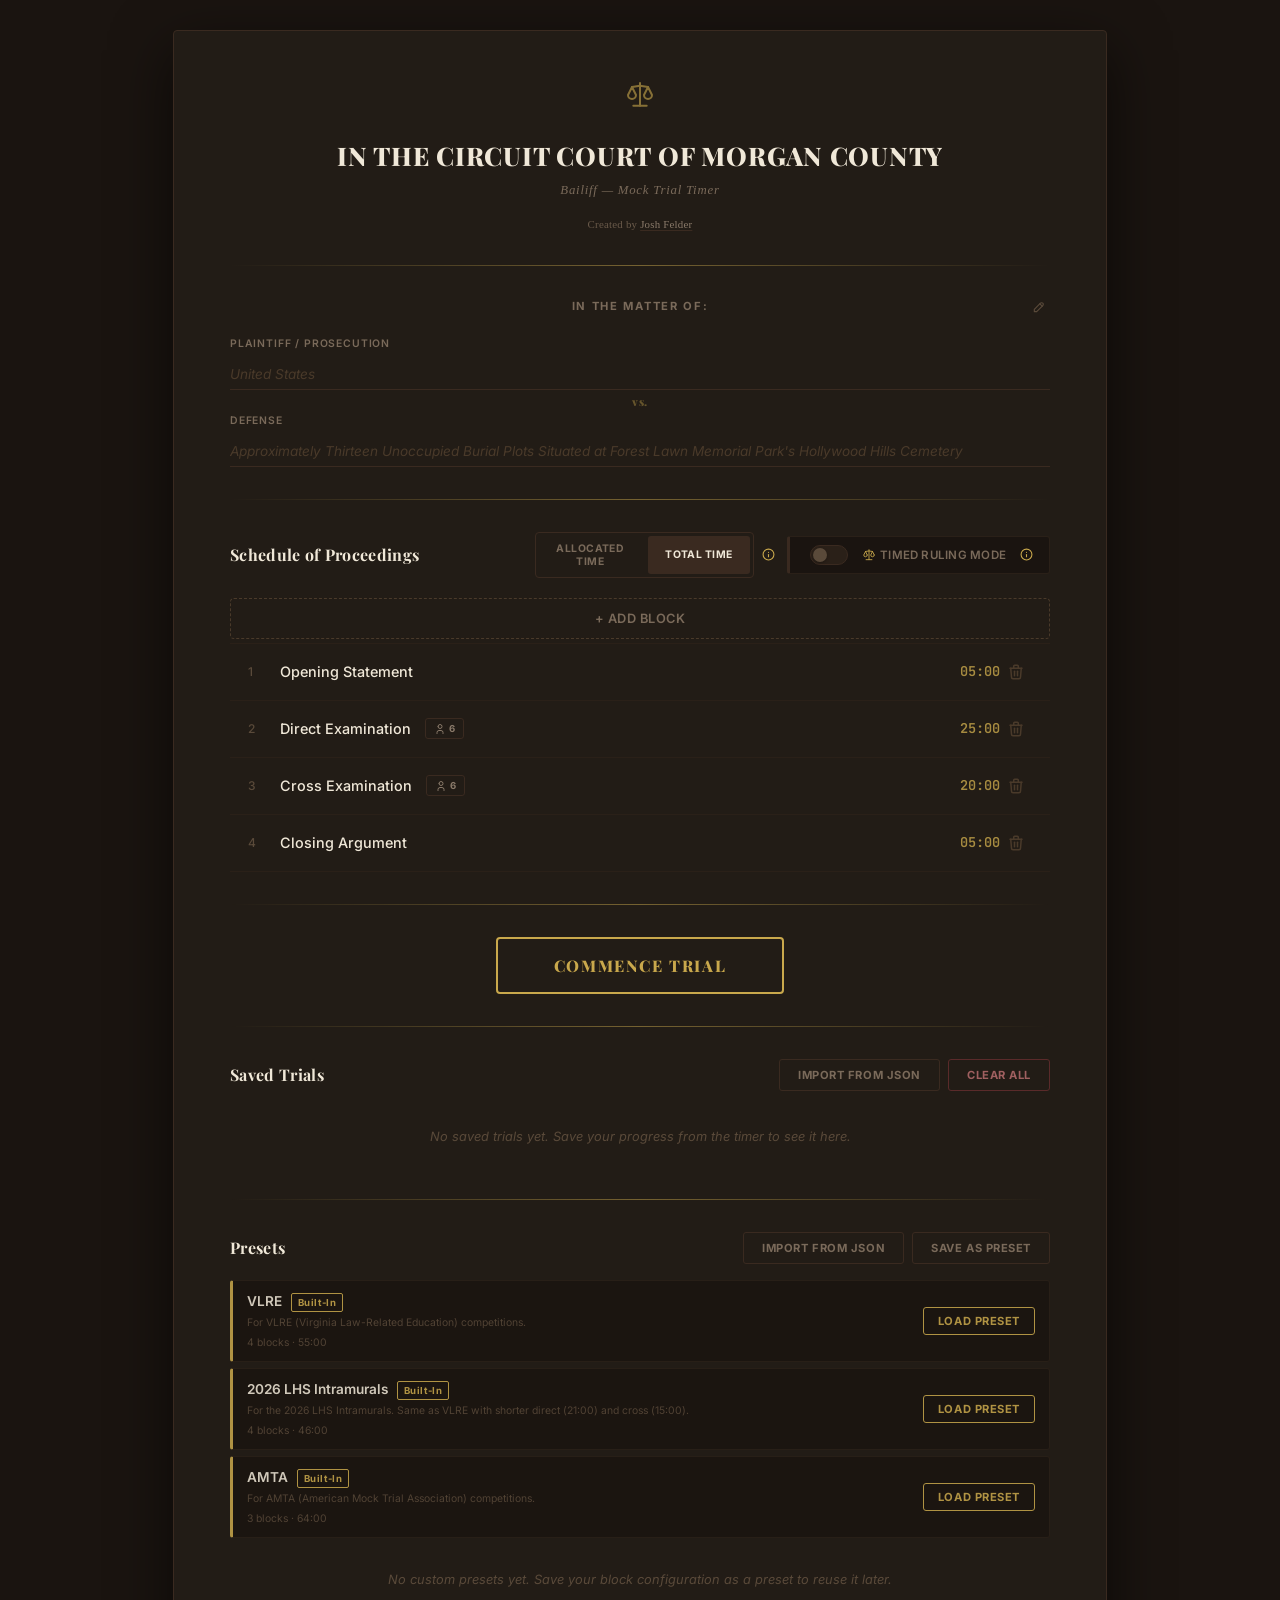
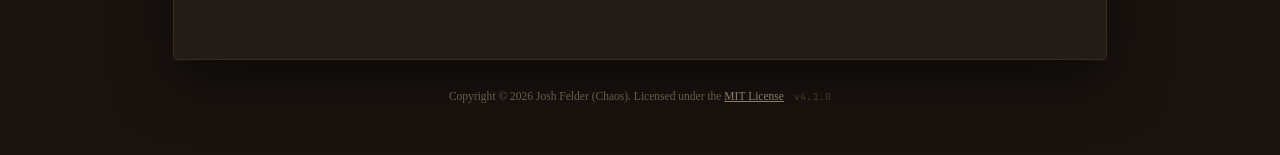
<file: index.html>
<!DOCTYPE html>
<html lang="en">
<head>
    <meta charset="UTF-8">
    <meta name="viewport" content="width=device-width, initial-scale=1.0">
    <title>Bailiff - Mock Trial Timer</title>
    <link href="https://fonts.googleapis.com/css2?family=Inter:wght@400;600;800&family=Playfair+Display:wght@600;700;800&family=JetBrains+Mono:wght@600&display=swap" rel="stylesheet">
    <link rel="stylesheet" href="index.css">

    <meta property="og:title" content="Bailiff - Mock Trial Timer">
    <meta property="og:description" content="A streamlined, high-visibility mock trial timekeeping utility designed for speed and reliability">
    <meta property="og:type" content="website">

    <meta name="twitter:card" content="summary_large_image">

    <script async src="https://www.googletagmanager.com/gtag/js?id=G-CGS9DXNJ47"></script>
    <script>
      window.dataLayer = window.dataLayer || [];
      function gtag(){dataLayer.push(arguments);}
      gtag('js', new Date());
      gtag('config', 'G-CGS9DXNJ47');
    </script>
</head>
<body>

    <div class="filing">
        <div class="caption">
            <div class="caption-seal">
                <svg xmlns="http://www.w3.org/2000/svg" width="32" height="32" viewBox="0 0 24 24" fill="none" stroke="currentColor" stroke-width="1.5" stroke-linecap="round" stroke-linejoin="round">
                    <path d="M7 20l10 0"/>
                    <path d="M6 6l6 -1l6 1"/>
                    <path d="M12 3l0 17"/>
                    <path d="M9 12l-3 -6l-3 6a3 3 0 0 0 6 0"/>
                    <path d="M21 12l-3 -6l-3 6a3 3 0 0 0 6 0"/>
                </svg>
            </div>
            <h1 class="caption-title">In the Circuit Court of Morgan County</h1>
            <p class="caption-sub">Bailiff — Mock Trial Timer</p>
            <div class="caption-byline">
                Created by <a href="https://github.com/chaowoses" target="_blank">Josh Felder</a>
            </div>
        </div>

        <div class="section-divider"></div>

        <div class="matter">
            <div class="matter-heading-row">
                <div class="matter-heading">IN THE MATTER OF:</div>
                <button type="button" class="case-library-btn" id="case-library-btn" title="Manage case name suggestions" aria-label="Manage case name suggestions">
                    <svg xmlns="http://www.w3.org/2000/svg" width="14" height="14" viewBox="0 0 24 24" fill="none" stroke="currentColor" stroke-width="2" stroke-linecap="round" stroke-linejoin="round"><path d="M4 20h4l10.5 -10.5a2.828 2.828 0 1 0 -4 -4l-10.5 10.5v4" /><path d="M13.5 6.5l4 4" /></svg>
                </button>
            </div>
            <div class="parties">
                <div class="party-row">
                    <div class="party">
                        <label for="p-name">Plaintiff / Prosecution</label>
                        <input type="text" id="p-name" placeholder="e.g. Brown" autocomplete="off">
                    </div>
                </div>
                <div class="party-vs">vs.</div>
                <div class="party-row">
                    <div class="party">
                        <label for="d-name">Defense</label>
                        <input type="text" id="d-name" placeholder="e.g. Board of Education" autocomplete="off">
                    </div>
                </div>
            </div>
        </div>

        <div class="section-divider"></div>

        <div class="schedule">
            <div class="schedule-top">
                <h2>Schedule of Proceedings</h2>
                <div class="schedule-top-controls">
                    <div class="witness-mode-toggle-wrap">
                        <div class="witness-mode-toggle" id="witness-mode-toggle">
                            <button type="button" class="witness-mode-btn active" data-mode="allocated">Allocated Time</button>
                            <button type="button" class="witness-mode-btn" data-mode="stopwatch">Total Time</button>
                        </div>
                        <span class="info-icon" id="witness-mode-info"><svg width="13" height="13" viewBox="0 0 24 24" fill="none" stroke="currentColor" stroke-width="2" stroke-linecap="round" stroke-linejoin="round"><circle cx="12" cy="12" r="10"/><line x1="12" y1="16" x2="12" y2="12"/><line x1="12" y1="8" x2="12.01" y2="8"/></svg></span>
                    </div>
                    <div class="schedule-toggle">
                        <label for="timed-ruling-toggle" class="toggle-switch">
                            <input type="checkbox" id="timed-ruling-toggle">
                            <span class="toggle-slider"></span>
                        </label>
                        <label for="timed-ruling-toggle" class="toggle-label-text"><svg width="14" height="14" viewBox="0 0 24 24" fill="none" stroke="currentColor" stroke-width="1.5" stroke-linecap="round" stroke-linejoin="round"><path d="M7 20l10 0"/><path d="M6 6l6 -1l6 1"/><path d="M12 3l0 17"/><path d="M9 12l-3 -6l-3 6a3 3 0 0 0 6 0"/><path d="M21 12l-3 -6l-3 6a3 3 0 0 0 6 0"/></svg>Timed Ruling Mode</label>
                        <span class="info-icon" id="tr-mode-info"><svg width="13" height="13" viewBox="0 0 24 24" fill="none" stroke="currentColor" stroke-width="2" stroke-linecap="round" stroke-linejoin="round"><circle cx="12" cy="12" r="10"/><line x1="12" y1="16" x2="12" y2="12"/><line x1="12" y1="8" x2="12.01" y2="8"/></svg></span>
                    </div>
                </div>
            </div>

            <button id="add-block-btn">+ Add Block</button>

            <div id="block-list" class="block-list"></div>

            <div id="block-edit-panel" class="edit-panel hidden">
                <h3>Edit Block</h3>
                <div class="edit-fields">
                    <label>Name<input type="text" id="edit-block-name" autocomplete="off"></label>
                    <label>Time<input type="text" id="edit-block-time" autocomplete="off"></label>
                    <label id="link-label">
                        Link to:
                        <select id="edit-block-link">
                            <option value="">None</option>
                        </select>
                    </label>
                </div>

                <div class="witness-section">
                    <div class="witness-section-header">
                        <span class="witness-section-title">Witnesses</span>
                        <button type="button" id="witness-copy-btn" class="witness-copy-btn">Copy Witnesses</button>
                    </div>

                    <div class="witness-group" data-side="left">
                        <div class="witness-group-header">
                            <span class="witness-group-title" id="witness-group-title-left">Plaintiff Witnesses</span>
                            <button type="button" class="witness-group-add" data-side="left">+ Add Witness</button>
                        </div>
                        <div class="witness-list" id="witness-list-left"></div>
                    </div>

                    <div class="witness-group" data-side="right">
                        <div class="witness-group-header">
                            <span class="witness-group-title" id="witness-group-title-right">Defense Witnesses</span>
                            <button type="button" class="witness-group-add" data-side="right">+ Add Witness</button>
                        </div>
                        <div class="witness-list" id="witness-list-right"></div>
                    </div>

                    <div class="witness-section-actions">
                        <button type="button" id="clear-witnesses-btn" class="witness-clear-btn hidden">Clear Witnesses</button>
                    </div>
                </div>

                <div class="edit-actions">
                    <button id="save-block-btn">Save Changes</button>
                    <button id="cancel-edit-btn">Cancel</button>
                </div>
            </div>
        </div>

        <div class="section-divider"></div>

        <div class="commence">
            <button id="start-trial-btn">Commence Trial</button>
        </div>

        <div class="section-divider"></div>

        <div class="saved-trials">
            <div class="saved-trials-header">
                <h2>Saved Trials</h2>
                <div class="saved-trials-header-actions">
                    <button id="import-trials-btn">Import from JSON</button>
                    <button id="clear-trials-btn">Clear All</button>
                </div>
            </div>
            <div class="saved-trials-list" id="saved-trials-list">
                <div class="saved-trials-empty">No saved trials yet.</div>
            </div>
        </div>

        <div class="section-divider"></div>

        <div class="saved-trials">
            <div class="saved-trials-header">
                <h2>Presets</h2>
                <div class="saved-trials-header-actions">
                    <button id="import-presets-btn">Import from JSON</button>
                    <button id="save-preset-btn">Save as Preset</button>
                </div>
            </div>
            <div class="saved-trials-list" id="presets-list">
                <div class="saved-trials-empty">No presets yet.</div>
            </div>
        </div>
    </div>

    <!-- Preset Save Dialog -->
    <div class="confirm-overlay hidden" id="preset-dialog-overlay">
        <div class="confirm-dialog preset-dialog">
            <h3>Save as Preset</h3>
            <p>Save the current block configuration as a reusable preset.</p>
            <div class="preset-dialog-fields">
                <label>
                    <span>Preset Name</span>
                    <input type="text" id="preset-name-input" placeholder="e.g. Standard Trial" autocomplete="off">
                </label>
                <label>
                    <span>Description (optional)</span>
                    <textarea id="preset-desc-input" rows="2" placeholder="e.g. For 45-minute rounds with standard order"></textarea>
                </label>
            </div>
            <div class="confirm-actions">
                <button class="confirm-btn confirm-cancel" id="preset-dialog-cancel">Cancel</button>
                <button class="confirm-btn confirm-save" id="preset-dialog-save">Save Preset</button>
            </div>
        </div>
    </div>

    <!-- Description Edit Dialog -->
    <div class="confirm-overlay hidden" id="desc-edit-overlay">
        <div class="confirm-dialog preset-dialog">
            <div class="confirm-seal">
                <svg xmlns="http://www.w3.org/2000/svg" width="24" height="24" viewBox="0 0 24 24" fill="none" stroke="currentColor" stroke-width="1.5" stroke-linecap="round" stroke-linejoin="round">
                    <path d="M14 3v4a1 1 0 0 0 1 1h4"/><path d="M17 21h-10a2 2 0 0 1 -2 -2v-14a2 2 0 0 1 2 -2h7l5 5v11a2 2 0 0 1 -2 2z"/><path d="M9 11l0 4"/><path d="M13 11l0 4"/><path d="M11 13l-2 0"/>
                </svg>
            </div>
            <h3>Edit Notes</h3>
            <div class="preset-dialog-fields">
                <label>
                    <span>Description</span>
                    <textarea id="desc-edit-input" rows="2" placeholder="Add notes about this trial"></textarea>
                </label>
            </div>
            <div class="confirm-actions">
                <button class="confirm-btn confirm-cancel" id="desc-edit-cancel">Cancel</button>
                <button class="confirm-btn confirm-save" id="desc-edit-save">Save</button>
            </div>
        </div>
    </div>

    <!-- Case Library Dialog -->
    <div class="confirm-overlay hidden" id="case-library-overlay">
        <div class="confirm-dialog preset-dialog case-library-dialog">
            <h3>Case Name Suggestions</h3>
            <p>Manage which case names appear as placeholder text for the Plaintiff / Defense fields above.</p>

            <div class="case-lib-section">
                <div class="case-lib-section-header">
                    <span class="case-lib-section-title">Famous Cases</span>
                    <div class="case-lib-section-actions">
                        <button type="button" class="case-lib-btn" id="famous-cases-enable-all">Enable All</button>
                        <button type="button" class="case-lib-btn" id="famous-cases-disable-all">Disable All</button>
                    </div>
                </div>
                <input type="text" class="case-lib-search" id="famous-cases-search" placeholder="Search famous cases…" autocomplete="off">
                <div class="case-lib-list" id="famous-cases-list"></div>
            </div>

            <div class="case-lib-section">
                <div class="case-lib-section-header">
                    <span class="case-lib-section-title">Custom Cases</span>
                    <div class="case-lib-section-actions">
                        <button type="button" class="case-lib-btn" id="custom-cases-import-btn">Import</button>
                        <button type="button" class="case-lib-btn" id="custom-cases-export-btn">Export</button>
                        <button type="button" class="case-lib-btn case-lib-btn-danger" id="custom-cases-clear-all">Clear All</button>
                    </div>
                </div>
                <div class="case-lib-list" id="custom-cases-list"></div>
                <div class="case-lib-add-row">
                    <input type="text" id="custom-case-p-input" placeholder="Plaintiff, e.g. Brown" autocomplete="off">
                    <span class="case-lib-add-vs">v.</span>
                    <input type="text" id="custom-case-d-input" placeholder="Defense, e.g. Board of Education" autocomplete="off">
                    <button type="button" class="case-lib-btn case-lib-btn-add" id="custom-case-add-btn">+ Add</button>
                </div>
            </div>

            <div class="confirm-actions">
                <button class="confirm-btn confirm-cancel" id="case-library-close">Close</button>
            </div>
        </div>
    </div>

    <!-- Delete Confirmation Dialog -->
    <div class="confirm-overlay hidden" id="delete-confirm-overlay">
        <div class="confirm-dialog">
            <div class="confirm-seal">
                <svg xmlns="http://www.w3.org/2000/svg" width="24" height="24" viewBox="0 0 24 24" fill="none" stroke="currentColor" stroke-width="1.5" stroke-linecap="round" stroke-linejoin="round">
                    <path d="M4 7l16 0"/><path d="M10 11l0 6"/><path d="M14 11l0 6"/><path d="M5 7l1 12a2 2 0 0 0 2 2h8a2 2 0 0 0 2 -2l1 -12"/><path d="M9 7v-3a1 1 0 0 1 1 -1h4a1 1 0 0 1 1 1v3"/>
                </svg>
            </div>
            <h3 id="delete-confirm-title">Delete?</h3>
            <p id="delete-confirm-text">This cannot be undone.</p>
            <div class="confirm-actions">
                <button class="confirm-btn confirm-cancel" id="delete-confirm-cancel">Cancel</button>
                <button class="confirm-btn confirm-leave" id="delete-confirm-confirm">Delete</button>
            </div>
        </div>
    </div>

    <!-- Export Trial Dialog -->
    <div class="confirm-overlay hidden" id="export-dialog-overlay">
        <div class="confirm-dialog preset-dialog">
            <h3 id="export-dialog-title">Export Trial</h3>
            <p id="export-dialog-desc">Choose a format, then download it as a file or copy it to your clipboard.</p>
            <div class="export-format-toggle" id="export-format-toggle">
                <label class="export-format-option active">
                    <input type="radio" name="export-format" value="readable" checked>
                    <span>Plain Text</span>
                </label>
                <label class="export-format-option">
                    <input type="radio" name="export-format" value="json">
                    <span>JSON</span>
                </label>
                <label class="export-format-option">
                    <input type="radio" name="export-format" value="image">
                    <span>Image</span>
                </label>
            </div>
            <div class="export-status" id="export-status"></div>
            <div class="confirm-actions">
                <button class="confirm-btn confirm-cancel" id="export-dialog-cancel">Cancel</button>
                <button class="confirm-btn confirm-cancel" id="export-copy-btn">Copy to Clipboard</button>
                <button class="confirm-btn confirm-save" id="export-download-btn">Download File</button>
            </div>
        </div>
    </div>

    <!-- Import Dialog (Saved Trials or Presets) -->
    <div class="confirm-overlay hidden" id="import-dialog-overlay">
        <div class="confirm-dialog preset-dialog import-dialog">
            <h3 id="import-dialog-title">Import Saved Trials</h3>
            <div class="import-tabs">
                <button type="button" class="import-tab active" id="import-tab-upload" data-tab="upload">Upload File</button>
                <button type="button" class="import-tab" id="import-tab-paste" data-tab="paste">Paste JSON</button>
            </div>

            <div class="import-tab-panel" id="import-panel-upload">
                <div class="import-dropzone" id="import-dropzone" tabindex="0">
                    <input type="file" id="import-file-input" accept=".json,application/json" hidden>
                    <p>Drag &amp; drop a JSON file here,<br>or click to browse</p>
                </div>
            </div>

            <div class="import-tab-panel hidden" id="import-panel-paste">
                <div class="preset-dialog-fields">
                    <label>
                        <span>Paste JSON</span>
                        <textarea id="import-paste-input" rows="6" placeholder="Paste exported trial JSON here"></textarea>
                    </label>
                </div>
            </div>

            <div class="import-error hidden" id="import-error"></div>

            <div class="confirm-actions">
                <button class="confirm-btn confirm-cancel" id="import-dialog-cancel">Cancel</button>
                <button class="confirm-btn confirm-save" id="import-paste-btn">Import</button>
            </div>
        </div>
    </div>

    <!-- Copy Witnesses Dialog -->
    <div class="confirm-overlay hidden" id="witness-copy-overlay">
        <div class="confirm-dialog preset-dialog witness-copy-dialog">
            <h3>Copy Witnesses</h3>
            <label class="witness-copy-source-label">
                <span>Copy from</span>
                <select id="witness-copy-source-select">
                    <option value="">Select a block…</option>
                </select>
            </label>

            <div class="witness-copy-picker hidden" id="witness-copy-picker">
                <div class="witness-copy-group" data-side="left">
                    <div class="witness-copy-group-header">
                        <span id="witness-copy-title-left">Plaintiff Witnesses</span>
                        <button type="button" class="witness-copy-select-all" data-side="left">Select All</button>
                    </div>
                    <div class="witness-copy-checklist" id="witness-copy-checklist-left"></div>
                </div>

                <div class="witness-copy-group" data-side="right">
                    <div class="witness-copy-group-header">
                        <span id="witness-copy-title-right">Defense Witnesses</span>
                        <button type="button" class="witness-copy-select-all" data-side="right">Select All</button>
                    </div>
                    <div class="witness-copy-checklist" id="witness-copy-checklist-right"></div>
                </div>

                <div class="witness-copy-side-toggle" id="witness-copy-side-toggle">
                    <button type="button" class="witness-copy-side-btn active" data-side-mode="opposing">Opposing Side (Link for Rulings)</button>
                    <button type="button" class="witness-copy-side-btn" data-side-mode="same">Same Side</button>
                </div>
            </div>

            <div class="confirm-actions">
                <button class="confirm-btn confirm-cancel" id="witness-copy-cancel">Cancel</button>
                <button class="confirm-btn confirm-save" id="witness-copy-confirm" disabled>Copy Selected</button>
            </div>
        </div>
    </div>

    <!-- Link Witness Dialog -->
    <div class="confirm-overlay hidden" id="witness-link-overlay">
        <div class="confirm-dialog preset-dialog witness-link-dialog">
            <h3>Link Witness</h3>
            <p>Link <strong id="witness-link-name"></strong> to an opposing-side witness for Timed Ruling Mode: pick one, or choose Not Linked to clear it.</p>
            <div class="witness-copy-checklist" id="witness-link-list"></div>
            <div class="confirm-actions">
                <button class="confirm-btn confirm-cancel" id="witness-link-cancel">Close</button>
            </div>
        </div>
    </div>

    <!-- Rename Witnesses Everywhere Dialog -->
    <div class="confirm-overlay hidden" id="witness-rename-overlay">
        <div class="confirm-dialog preset-dialog witness-link-dialog">
            <h3>Rename Other Witnesses?</h3>
            <p><strong id="witness-rename-old-name"></strong> was renamed to <strong id="witness-rename-new-name"></strong>. Rename these witnesses of the same name too?</p>
            <div class="witness-copy-checklist" id="witness-rename-list"></div>
            <div class="confirm-actions">
                <button class="confirm-btn confirm-cancel" id="witness-rename-skip">Just This One</button>
                <button class="confirm-btn confirm-save" id="witness-rename-confirm">Rename Selected</button>
            </div>
        </div>
    </div>

    <!-- Timed Ruling Mode Info Dialog -->
    <div class="confirm-overlay hidden" id="tr-mode-info-overlay">
        <div class="confirm-dialog">
            <div class="confirm-seal">
                <svg xmlns="http://www.w3.org/2000/svg" width="24" height="24" viewBox="0 0 24 24" fill="none" stroke="currentColor" stroke-width="1.5" stroke-linecap="round" stroke-linejoin="round">
                    <path d="M7 20l10 0"/><path d="M6 6l6 -1l6 1"/><path d="M12 3l0 17"/><path d="M9 12l-3 -6l-3 6a3 3 0 0 0 6 0"/><path d="M21 12l-3 -6l-3 6a3 3 0 0 0 6 0"/>
                </svg>
            </div>
            <h3>Timed Ruling Mode</h3>
            <p>When enabled, you can link blocks between the plaintiff and defense sides. During a paused timer, you'll have the option to deduct the paused time from either the current side's block or the linked block on the opposing side, simulating the effect of sustained or overruled objections.</p>
            <p>You may not want this enabled: check your competition rules. Some simply discard paused time, while others deduct based on the ruling.</p>
            <div class="confirm-actions">
                <button class="confirm-btn confirm-save" id="tr-mode-info-ok">Got it</button>
            </div>
        </div>
    </div>

    <!-- Witness Mode Info Dialog -->
    <div class="confirm-overlay hidden" id="witness-mode-info-overlay">
        <div class="confirm-dialog">
            <div class="confirm-seal">
                <svg xmlns="http://www.w3.org/2000/svg" width="24" height="24" viewBox="0 0 24 24" fill="none" stroke="currentColor" stroke-width="1.5" stroke-linecap="round" stroke-linejoin="round">
                    <path d="M8 7a4 4 0 1 0 8 0a4 4 0 0 0 -8 0"/><path d="M6 21v-2a4 4 0 0 1 4 -4h4a4 4 0 0 1 4 4v2"/>
                </svg>
            </div>
            <h3>Witness Timing Modes</h3>
            <p><strong>Allocated Time</strong>: each witness gets their own time budget and counts down independently, the same as a normal block. The block's own time becomes a read-only sum of its witnesses' times.</p>
            <p><strong>Total Time</strong>: witnesses have no budget of their own; each just counts up on a stopwatch while selected. The block's own time is the real, user-set budget that ticks down for real while any of its witnesses is running.</p>
            <p>This is a single setting for the whole trial. Check your competition rules if you're not sure which one to use.</p>
            <div class="confirm-actions">
                <button class="confirm-btn confirm-save" id="witness-mode-info-ok">Got it</button>
            </div>
        </div>
    </div>

    <footer>
        <p>Copyright &copy; 2026 Josh Felder (Chaos). Licensed under the <a href="https://opensource.org/licenses/MIT" target="_blank">MIT License</a><span class="version-footer" id="version-footer"></span></p>
    </footer>

    <script type="module" src="js/setup/main.js"></script>
</body>
</html>
</file>
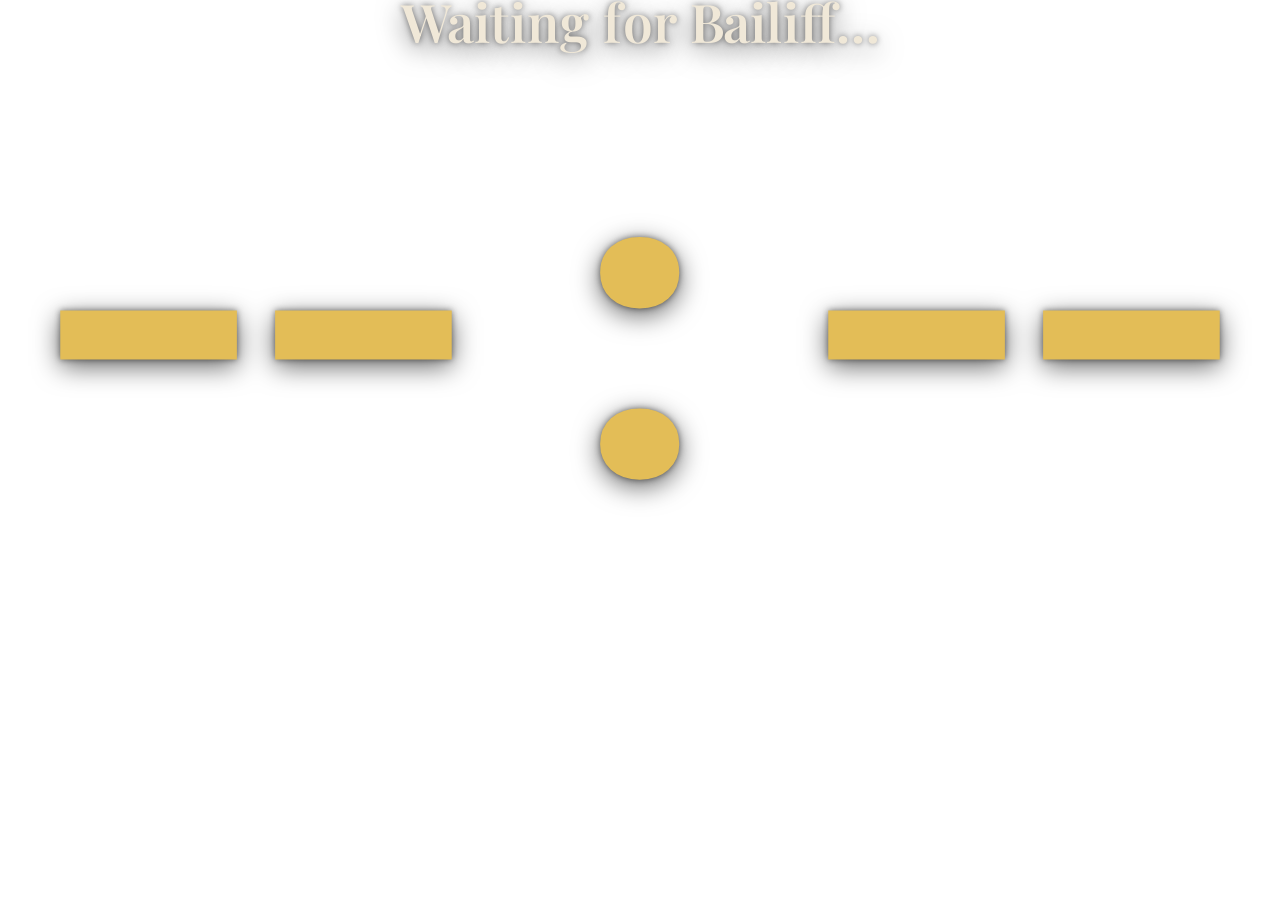
<file: overlay.html>
<!DOCTYPE html>
<html lang="en">
<head>
    <meta charset="UTF-8">
    <meta name="viewport" content="width=device-width, initial-scale=1.0">
    <title>Bailiff Overlay</title>
    <link href="https://fonts.googleapis.com/css2?family=Inter:wght@400;600;800&family=Playfair+Display:wght@600;700;800&family=JetBrains+Mono:wght@600;700&display=swap" rel="stylesheet">
    <link rel="stylesheet" href="overlay.css">
</head>
<body>
    <div class="overlay" id="overlay">
        <div class="ov-block" id="ov-block">Waiting for Bailiff…</div>
        <div class="ov-time" id="ov-time">--:--</div>
        <div class="ov-label" id="ov-label"></div>
        <div class="ov-secondary" id="ov-secondary"></div>
    </div>
    <script type="module" src="js/overlay/overlay.js"></script>
</body>
</html>
</file>
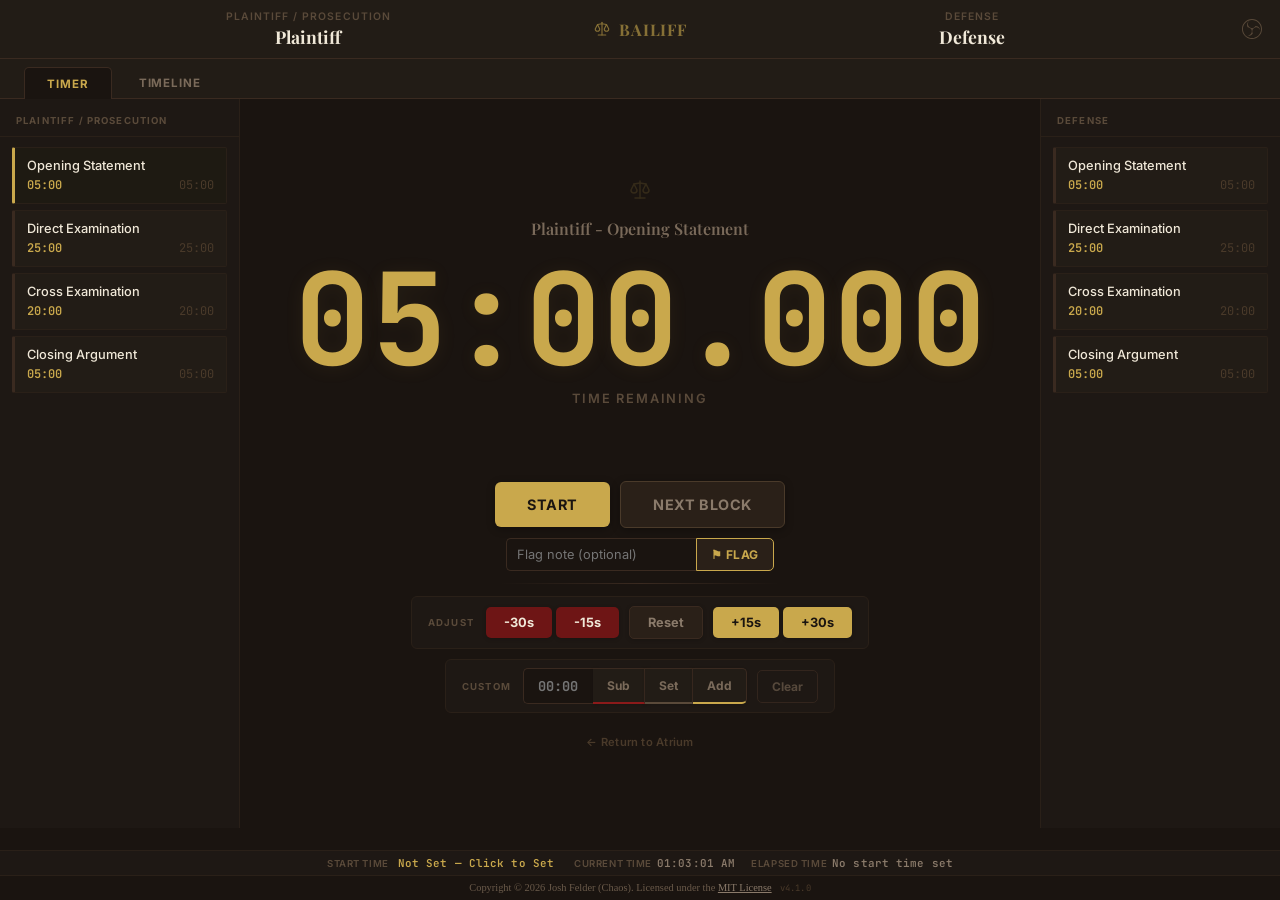
<file: timers.html>
<!DOCTYPE html>
<html lang="en">
<head>
    <meta charset="UTF-8">
    <meta name="viewport" content="width=device-width, initial-scale=1.0">
    <title>Bailiff - Timer View</title>
    <link href="https://fonts.googleapis.com/css2?family=Inter:wght@400;600;800&family=Playfair+Display:wght@600;700;800&family=JetBrains+Mono:wght@600;700&display=swap" rel="stylesheet">
    <link rel="stylesheet" href="timers.css">

    <script async src="https://www.googletagmanager.com/gtag/js?id=G-CGS9DXNJ47"></script>
    <script>
      window.dataLayer = window.dataLayer || [];
      function gtag(){dataLayer.push(arguments);}
      gtag('js', new Date());
      gtag('config', 'G-CGS9DXNJ47');
    </script>
</head>
<body>

    <div class="courtroom">
        <div class="bench-header">
            <div class="bench-header-left">
                <div class="bench-party-info">
                    <div class="bench-party-label">Plaintiff / Prosecution</div>
                    <div class="bench-party-name" id="left-team-name">Plaintiff</div>
                </div>
            </div>
            <div class="bench-header-center">
                <svg xmlns="http://www.w3.org/2000/svg" width="18" height="18" viewBox="0 0 24 24" fill="none" stroke="currentColor" stroke-width="1.5" stroke-linecap="round" stroke-linejoin="round">
                    <path d="M7 20l10 0"/><path d="M6 6l6 -1l6 1"/><path d="M12 3l0 17"/><path d="M9 12l-3 -6l-3 6a3 3 0 0 0 6 0"/><path d="M21 12l-3 -6l-3 6a3 3 0 0 0 6 0"/>
                </svg>
                <span>Bailiff</span>
            </div>
            <div class="bench-header-right">
                <div class="bench-party-info">
                    <div class="bench-party-label">Defense</div>
                    <div class="bench-party-name" id="right-team-name">Defense</div>
                </div>
            </div>
            <button class="overlay-icon-btn" id="overlay-settings-btn" type="button" title="OBS overlay" aria-label="OBS overlay">
                <svg xmlns="http://www.w3.org/2000/svg" width="20" height="20" viewBox="0 0 24 24" fill="currentColor"><path d="M12,24C5.383,24,0,18.617,0,12S5.383,0,12,0s12,5.383,12,12S18.617,24,12,24z M12,1.109 C5.995,1.109,1.11,5.995,1.11,12C1.11,18.005,5.995,22.89,12,22.89S22.89,18.005,22.89,12C22.89,5.995,18.005,1.109,12,1.109z M6.182,5.99c0.352-1.698,1.503-3.229,3.05-3.996c-0.269,0.273-0.595,0.483-0.844,0.78c-1.02,1.1-1.48,2.692-1.199,4.156 c0.355,2.235,2.455,4.06,4.732,4.028c1.765,0.079,3.485-0.937,4.348-2.468c1.848,0.063,3.645,1.017,4.7,2.548 c0.54,0.799,0.962,1.736,0.991,2.711c-0.342-1.295-1.202-2.446-2.375-3.095c-1.135-0.639-2.529-0.802-3.772-0.425 c-1.56,0.448-2.849,1.723-3.293,3.293c-0.377,1.25-0.216,2.628,0.377,3.772c-0.825,1.429-2.315,2.449-3.932,2.756 c-1.244,0.261-2.551,0.059-3.709-0.464c1.036,0.302,2.161,0.355,3.191-0.011c1.381-0.457,2.522-1.567,3.024-2.935 c0.556-1.49,0.345-3.261-0.591-4.54c-0.7-1.007-1.803-1.717-3.002-1.969c-0.38-0.068-0.764-0.098-1.148-0.134 c-0.611-1.231-0.834-2.66-0.528-3.996L6.182,5.99z"/></svg>
            </button>
        </div>

        <div class="view-tabs" id="view-tabs">
            <button class="view-tab active" data-view="timer">Timer</button>
            <button class="view-tab" data-view="timeline">Timeline</button>
        </div>

        <div class="courtroom-body" id="courtroom-body">
            <div class="mobile-team-tabs" id="mobile-team-tabs">
                <button class="team-tab active" id="tab-left" data-team="left">Plaintiff</button>
                <button class="team-tab" id="tab-right" data-team="right">Defense</button>
            </div>

            <div class="counsel left">
                <div class="counsel-label">Plaintiff / Prosecution</div>
                <div class="counsel-widgets" id="left-widgets"></div>
            </div>

            <div class="bench">
                <div class="bench-scales">
                    <svg xmlns="http://www.w3.org/2000/svg" width="24" height="24" viewBox="0 0 24 24" fill="none" stroke="currentColor" stroke-width="1.5" stroke-linecap="round" stroke-linejoin="round">
                        <path d="M7 20l10 0"/><path d="M6 6l6 -1l6 1"/><path d="M12 3l0 17"/><path d="M9 12l-3 -6l-3 6a3 3 0 0 0 6 0"/><path d="M21 12l-3 -6l-3 6a3 3 0 0 0 6 0"/>
                    </svg>
                </div>
                <div class="current-block-name" id="current-block-name">Opening Statement</div>
                <div class="countdown" id="countdown">05:00</div>
                <div class="time-label" id="time-label">Time Remaining</div>
                <div class="secondary-timer" id="secondary-timer">05:00</div>

                <div class="bench-controls" id="timer-controls">
                    <div class="bench-main-controls">
                        <button class="bench-btn bench-btn-primary" id="start-btn">Start</button>
                        <button class="bench-btn bench-btn-danger" id="stop-btn" style="display: none;">Stop</button>
                        <button class="bench-btn bench-btn-secondary" id="next-btn" style="display: none;">Next Block</button>
                    </div>

                    <div class="bench-flag-row">
                        <input type="text" class="flag-note-input" id="flag-note-input" placeholder="Flag note (optional)" autocomplete="off">
                        <button class="flag-btn" id="flag-btn" title="Drop a flag on the timeline without pausing">&#9873; Flag</button>
                    </div>

                    <div class="controls-divider"></div>

                    <div class="bench-adjust-panel">
                        <span class="panel-label">Adjust</span>
                        <div class="adjust-cluster">
                            <button class="quick-btn quick-sub" id="sub-30-btn">-30s</button>
                            <button class="quick-btn quick-sub" id="sub-15-btn">-15s</button>
                        </div>
                        <button class="quick-btn quick-neutral" id="reset-btn">Reset</button>
                        <div class="adjust-cluster">
                            <button class="quick-btn quick-add" id="add-15-btn">+15s</button>
                            <button class="quick-btn quick-add" id="add-30-btn">+30s</button>
                        </div>
                    </div>
                    <div class="adjust-hint" id="adjust-hint"></div>

                    <div class="bench-custom-row">
                        <span class="panel-label">Custom</span>
                        <div class="custom-input-group">
                            <input type="text" class="bench-time-input" id="custom-time-input" placeholder="00:00" autocomplete="off">
                            <button class="mini-btn mini-sub" id="sub-custom-btn">Sub</button>
                            <button class="mini-btn mini-set" id="set-custom-btn">Set</button>
                            <button class="mini-btn mini-add" id="add-custom-btn">Add</button>
                        </div>
                        <button class="mini-btn mini-clear" id="clear-custom-btn">Clear</button>
                    </div>

                    <a class="bench-atrium-link" href="index.html">← Return to Atrium</a>
                </div>
            </div>

            <div class="counsel right">
                <div class="counsel-label">Defense</div>
                <div class="counsel-widgets" id="right-widgets"></div>
            </div>
        </div>

        <div class="timeline-view" id="timeline-view">
            <div class="timeline-bar">
                <div class="timeline-now" id="timeline-now">
                    <div class="timeline-now-block" id="timeline-now-block"></div>
                    <div class="timeline-now-time" id="timeline-now-time"></div>
                    <div class="timeline-now-label" id="timeline-now-label"></div>
                </div>
                <div class="timeline-tools">
                    <span class="timeline-count" id="timeline-count"></span>
                    <button type="button" class="tl-nav-toggle" id="timeline-nav-toggle">Filter</button>
                    <label class="timeline-filter"><input type="checkbox" id="timeline-show-flags" checked> Show flags</label>
                    <button type="button" class="tl-sort-btn" id="timeline-sort" title="Reverse the order of the timeline"></button>
                    <div class="timeline-flag-row">
                        <input type="text" class="flag-note-input" id="timeline-flag-input" placeholder="Flag note (optional)" autocomplete="off">
                        <button class="flag-btn" id="timeline-flag-btn" title="Drop a flag without pausing">&#9873; Drop Flag</button>
                    </div>
                </div>
            </div>
            <div class="timeline-main">
                <nav class="timeline-nav" id="timeline-nav" aria-label="Filter timeline by side, block or witness"></nav>
                <ol class="timeline-list" id="timeline-list"></ol>
            </div>
        </div>
    </div>

    <div class="confirm-overlay hidden" id="confirm-overlay">
        <div class="confirm-dialog preset-dialog">
            <div class="confirm-seal">
                <svg xmlns="http://www.w3.org/2000/svg" width="24" height="24" viewBox="0 0 24 24" fill="none" stroke="currentColor" stroke-width="1.5" stroke-linecap="round" stroke-linejoin="round">
                    <path d="M7 20l10 0"/><path d="M6 6l6 -1l6 1"/><path d="M12 3l0 17"/><path d="M9 12l-3 -6l-3 6a3 3 0 0 0 6 0"/><path d="M21 12l-3 -6l-3 6a3 3 0 0 0 6 0"/>
                </svg>
            </div>
            <h3>End Current Trial?</h3>
            <p>Trials are auto-saved periodically. Save now to keep this session and resume later.</p>
            <div class="save-desc-field">
                <label>
                    <span>Notes (optional)</span>
                    <textarea id="save-desc-input" rows="2" placeholder="e.g. Round 2, Courtroom 5"></textarea>
                </label>
            </div>
            <div class="confirm-actions">
                <button class="confirm-btn confirm-cancel" id="confirm-cancel">Cancel</button>
                <button class="confirm-btn confirm-save" id="confirm-save-exit">Save & Exit</button>
            </div>
        </div>
    </div>

        <div class="bottom-bar" id="bottom-bar">
            <div class="trial-clock-bar" id="trial-clock-bar">
                <div class="trial-clock-row">
                    <span class="trial-clock-label">Start Time</span>
                    <button type="button" class="trial-clock-value trial-clock-start" id="trial-clock-start">Not Set — Click to Set</button>
                </div>
                <div class="trial-clock-row">
                    <span class="trial-clock-label">Current Time</span>
                    <span class="trial-clock-value" id="trial-clock-current">--:--:-- --</span>
                </div>
                <div class="trial-clock-row">
                    <span class="trial-clock-label">Elapsed Time</span>
                    <span class="trial-clock-value" id="trial-clock-elapsed">No start time set</span>
                </div>
            </div>

            <footer>
                <p>Copyright &copy; 2026 Josh Felder (Chaos). Licensed under the <a href="https://opensource.org/licenses/MIT" target="_blank">MIT License</a><span class="version-footer" id="version-footer"></span></p>
            </footer>
        </div>

    <!-- OBS Overlay Dialog -->
    <div class="confirm-overlay hidden" id="overlay-settings-overlay">
        <div class="confirm-dialog preset-dialog overlay-settings-dialog">
            <h3>OBS Overlay</h3>
            <ol class="ovs-steps">
                <li>Open Bailiff in your browser, such as <a href="https://chaowoses.dev/Bailiff" target="_blank" rel="noopener">chaowoses.dev/Bailiff</a>.</li>
                <li>In OBS, choose Docks &rarr; Custom Browser Docks, add this timer page's address, and run your trial from that dock.</li>
                <li>In your scene, add a Browser Source with the overlay address below. Set its width and height to the space you want; the timer scales to fit and the background is transparent.</li>
            </ol>
            <div class="ovs-url-row">
                <input type="text" id="overlay-url" readonly>
                <button class="confirm-btn confirm-save" id="ovs-copy">Copy URL</button>
            </div>
            <div class="ovs-section">Sizes</div>
            <div class="ovs-grid" id="ovs-sizes"></div>
            <div class="ovs-section">Colors</div>
            <div class="ovs-grid" id="ovs-colors"></div>
            <div class="confirm-actions">
                <button class="confirm-btn confirm-cancel" id="ovs-reset">Reset</button>
                <button class="confirm-btn confirm-save" id="ovs-close">Done</button>
            </div>
        </div>
    </div>

    <!-- Set Start Time Dialog -->
    <div class="confirm-overlay hidden" id="start-time-overlay">
        <div class="confirm-dialog preset-dialog">
            <h3>Set Start Time</h3>
            <p>The definition of start time may vary based on competition rules. Once set, it cannot be changed for this trial.</p>
            <div class="start-time-fields">
                <input type="text" id="start-time-hh" class="start-time-input" maxlength="2" inputmode="numeric" autocomplete="off" placeholder="HH">
                <span class="start-time-colon">:</span>
                <input type="text" id="start-time-mm" class="start-time-input" maxlength="2" inputmode="numeric" autocomplete="off" placeholder="MM">
                <select id="start-time-ampm" class="start-time-ampm">
                    <option value="AM">AM</option>
                    <option value="PM">PM</option>
                </select>
            </div>
            <div class="confirm-actions">
                <button class="confirm-btn confirm-cancel" id="start-time-cancel">Cancel</button>
                <button class="confirm-btn confirm-save" id="start-time-confirm">Set Start Time</button>
            </div>
        </div>
    </div>

    <!-- Confirm Start Time Dialog -->
    <div class="confirm-overlay hidden" id="start-time-confirm-overlay">
        <div class="confirm-dialog preset-dialog">
            <h3>Confirm Start Time</h3>
            <p>Set the start time to <strong id="start-time-confirm-value"></strong>? This cannot be changed for this trial.</p>
            <div class="confirm-actions">
                <button class="confirm-btn confirm-cancel" id="start-time-confirm-cancel">Cancel</button>
                <button class="confirm-btn confirm-save" id="start-time-confirm-confirm">Confirm</button>
            </div>
        </div>
    </div>

    <script type="module" src="js/timers/main.js"></script>
</body>
</html>
</file>
<file: index.css>
@keyframes fadeIn {
    from { opacity: 0; transform: translateY(8px); }
    to { opacity: 1; transform: translateY(0); }
}

body {
    margin: 0;
    padding: 30px 20px;
    font-family: Georgia, 'Times New Roman', Times, serif;
    background: #1a1410;
    color: #f0e8d8;
    display: flex;
    flex-direction: column;
    align-items: center;
    line-height: 1.6;
    -webkit-font-smoothing: antialiased;
    animation: fadeIn 0.5s ease-out;
}

/* ===== SCROLLBAR ===== */
::-webkit-scrollbar { width: 8px; height: 8px; }
::-webkit-scrollbar-track { background: #1a1410; }
::-webkit-scrollbar-thumb { background: #3a2a20; border-radius: 4px; }
::-webkit-scrollbar-thumb:hover { background: #5a4a3a; }
::-webkit-scrollbar-corner { background: #1a1410; }
* { scrollbar-width: thin; scrollbar-color: #3a2a20 #1a1410; }

/* ===== LEGAL FILING DOCUMENT ===== */
.filing {
    width: 100%;
    max-width: 820px;
    background: #221c16;
    border: 1px solid #3a2a20;
    border-radius: 4px;
    padding: 48px 56px;
    box-shadow: 0 20px 60px rgba(0,0,0,0.6);
}

/* ===== CAPTION ===== */
.caption {
    text-align: center;
    margin-bottom: 0;
}

.caption-seal {
    color: #c9a84c;
    opacity: 0.6;
    margin-bottom: 16px;
}

.caption-title {
    font-size: 1.6rem;
    font-weight: 800;
    font-family: 'Playfair Display', Georgia, serif;
    letter-spacing: 0.03em;
    margin: 0 0 4px 0;
    color: #f0e8d8;
    text-transform: uppercase;
}

.caption-sub {
    font-size: 0.8rem;
    color: #7a6a5a;
    margin: 0 0 16px 0;
    font-style: italic;
    letter-spacing: 0.06em;
}

.caption-byline {
    font-size: 0.68rem;
    color: #6a5a4a;
    margin-bottom: 0;
    font-weight: 400;
    letter-spacing: 0.02em;
}

.caption-byline a {
    color: #8a7a6a;
    text-decoration: underline;
    text-underline-offset: 2px;
    text-decoration-color: #3a2a20;
}

.caption-byline a:hover {
    color: #c9a84c;
}

/* ===== SECTION DIVIDER ===== */
.section-divider {
    height: 1px;
    background: linear-gradient(90deg, transparent, #c9a84c, transparent);
    margin: 32px 0;
    opacity: 0.5;
}

/* ===== IN THE MATTER OF ===== */
.matter-heading-row {
    position: relative;
    margin-bottom: 20px;
}

.matter-heading {
    text-align: center;
    font-size: 0.7rem;
    font-weight: 700;
    font-family: 'Inter', -apple-system, BlinkMacSystemFont, "Segoe UI", Roboto, sans-serif;
    letter-spacing: 0.15em;
    color: #7a6a5a;
    text-transform: uppercase;
}

.case-library-btn {
    position: absolute;
    right: 0;
    top: 50%;
    transform: translateY(-50%);
    display: flex;
    align-items: center;
    justify-content: center;
    width: 22px;
    height: 22px;
    padding: 0;
    border: none;
    border-radius: 3px;
    background: transparent;
    color: #5a4a3a;
    cursor: pointer;
    transition: color 0.2s, background 0.2s;
}

.case-library-btn:hover {
    color: #c9a84c;
    background: rgba(201, 168, 76, 0.08);
}

.parties {
    display: flex;
    flex-direction: column;
    gap: 4px;
}

.party-row {
    display: flex;
    flex-direction: column;
}

.party {
    display: flex;
    flex-direction: column;
    text-align: left;
}

.party label {
    font-size: 0.65rem;
    font-weight: 600;
    font-family: 'Inter', -apple-system, BlinkMacSystemFont, "Segoe UI", Roboto, sans-serif;
    text-transform: uppercase;
    letter-spacing: 0.08em;
    margin-bottom: 2px;
    color: #7a6a5a;
}

.party input {
    padding: 8px 0 6px;
    font-size: clamp(0.85rem, 1.8vw, 1rem);
    font-family: 'Inter', -apple-system, BlinkMacSystemFont, "Segoe UI", Roboto, sans-serif;
    border: none;
    border-bottom: 1px solid #3a2a20;
    border-radius: 0;
    background: transparent;
    color: #f0e8d8;
    text-align: left;
    width: 100%;
    box-sizing: border-box;
    outline: none;
    transition: border-color 0.2s;
}

.party input::placeholder {
    font-size: clamp(0.75rem, 1.5vw, 0.85rem);
    color: #4a3a2a;
    font-style: italic;
    opacity: 1;
}

.party input:focus { border-bottom-color: #c9a84c; }

.party-vs {
    text-align: center;
    font-size: 0.7rem;
    font-weight: 900;
    font-family: 'Playfair Display', Georgia, serif;
    color: #c9a84c;
    opacity: 0.4;
    letter-spacing: 0.06em;
    padding: 2px 0;
    line-height: 1;
}

/* ===== SCHEDULE ===== */
.schedule-top {
    display: flex;
    align-items: center;
    justify-content: space-between;
    margin-bottom: 20px;
}

.schedule h2 {
    font-size: 1rem;
    font-weight: 700;
    font-family: 'Playfair Display', Georgia, serif;
    color: #f0e8d8;
    margin: 0;
    letter-spacing: 0.02em;
}

.schedule-top-controls {
    display: flex;
    align-items: center;
    gap: 12px;
}

.schedule-toggle {
    display: flex;
    align-items: center;
    gap: 14px;
    padding: 8px 16px 8px 20px;
    background: #1a1410;
    border: 1px solid #2a2018;
    border-left: 3px solid #3a2a20;
    border-radius: 3px;
    transition: border-left-color 0.3s;
}

.schedule-toggle--active {
    border-left-color: #c9a84c;
}

.schedule-toggle .toggle-label-text {
    display: inline-flex;
    align-items: center;
    gap: 4px;
    font-size: 0.72rem;
    font-weight: 600;
    font-family: 'Inter', -apple-system, BlinkMacSystemFont, "Segoe UI", Roboto, sans-serif;
    color: #7a6a5a;
    cursor: pointer;
    white-space: nowrap;
    letter-spacing: 0.02em;
    text-transform: uppercase;
    user-select: none;
}

.schedule-toggle .toggle-label-text svg {
    color: #c9a84c;
    flex-shrink: 0;
}

.info-icon {
    display: inline-flex;
    align-items: center;
    color: #c9a84c;
    cursor: pointer;
    transition: color 0.2s;
    flex-shrink: 0;
}

.info-icon:hover {
    color: #d4af37;
}

.badge-info-icon {
    display: inline-flex;
    align-items: center;
    margin-left: 4px;
    color: #c9a84c;
    cursor: pointer;
    transition: color 0.2s;
}

.badge-info-icon:hover {
    color: #d4af37;
}

/* toggle switch - court gavel style */
.toggle-switch {
    position: relative;
    width: 38px;
    height: 20px;
    cursor: pointer;
    flex-shrink: 0;
}

.toggle-switch input {
    opacity: 0;
    width: 0;
    height: 0;
}

.toggle-slider {
    position: absolute;
    top: 0;
    left: 0;
    right: 0;
    bottom: 0;
    background: #2a2018;
    border-radius: 20px;
    border: 1px solid #3a2a20;
    transition: background 0.3s;
}

.toggle-slider:before {
    content: "";
    position: absolute;
    height: 14px;
    width: 14px;
    left: 2px;
    bottom: 2px;
    background: #5a4a3a;
    border-radius: 50%;
    transition: transform 0.3s;
    box-shadow: 0 1px 3px rgba(0,0,0,0.3);
}

.toggle-switch input:checked + .toggle-slider {
    background: #c9a84c;
    border-color: #c9a84c;
}

.toggle-switch input:checked + .toggle-slider:before {
    background: #1a1410;
    transform: translateX(18px);
}

/* ===== EDIT PANEL ===== */
.edit-panel {
    background: #1a1410;
    padding: 24px;
    border-radius: 4px;
    border: 1px solid #3a2a20;
    border-left: 3px solid #c9a84c;
    margin: 12px 0;
    display: flex;
    flex-direction: column;
    gap: 16px;
    box-shadow: 0 4px 16px rgba(0,0,0,0.3);
    animation: expandPanel 0.25s cubic-bezier(0.34, 1.56, 0.64, 1) forwards;
}

@keyframes expandPanel {
    from { opacity: 0; transform: translateY(-6px); }
    to { opacity: 1; transform: translateY(0); }
}

.edit-panel h3 { margin: 0; font-size: 0.85rem; font-family: 'Inter', -apple-system, BlinkMacSystemFont, "Segoe UI", Roboto, sans-serif; color: #c9a84c; font-weight: 700; text-transform: uppercase; letter-spacing: 0.08em; }
.edit-panel.hidden { display: none; }

.edit-fields { display: flex; gap: 12px; flex-wrap: wrap; }

.edit-fields label {
    flex: 1;
    min-width: 140px;
    display: flex;
    flex-direction: column;
    gap: 6px;
    font-size: 0.65rem;
    font-weight: 600;
    font-family: 'Inter', -apple-system, BlinkMacSystemFont, "Segoe UI", Roboto, sans-serif;
    color: #7a6a5a;
    text-transform: uppercase;
    letter-spacing: 0.06em;
}

.edit-fields input,
.edit-fields select {
    padding: 10px;
    background: #221c16;
    border: 1px solid #3a2a20;
    color: #f0e8d8;
    border-radius: 4px;
    font-family: 'Inter', -apple-system, BlinkMacSystemFont, "Segoe UI", Roboto, sans-serif;
    font-size: 0.85rem;
    outline: none;
    transition: border-color 0.2s;
}

.edit-fields input:focus,
.edit-fields select:focus {
    border-color: #c9a84c;
}

.edit-fields select {
    appearance: none;
    background-image: url("data:image/svg+xml,%3Csvg xmlns='http://www.w3.org/2000/svg' width='14' height='14' viewBox='0 0 24 24' fill='none' stroke='%237a6a5a' stroke-width='2.5' stroke-linecap='round' stroke-linejoin='round'%3E%3Cpath d='m6 9 6 6 6-6'/%3E%3C/svg%3E");
    background-repeat: no-repeat;
    background-position: calc(100% - 10px) center;
    padding-right: 32px;
}

.edit-actions { display: flex; gap: 8px; margin-top: 2px; }

#save-block-btn,
#cancel-edit-btn {
    flex: 1;
    padding: 10px;
    font-size: 0.8rem;
    font-weight: 600;
    font-family: 'Inter', -apple-system, BlinkMacSystemFont, "Segoe UI", Roboto, sans-serif;
    border-radius: 4px;
    cursor: pointer;
    transition: all 0.2s cubic-bezier(0.4, 0, 0.2, 1);
    border: 1px solid #3a2a20;
    background: transparent;
}

#save-block-btn { color: #c9a84c; border-color: #c9a84c; }
#save-block-btn:hover { background: #c9a84c; color: #1a1410; }

#cancel-edit-btn { color: #7a6a5a; }
#cancel-edit-btn:hover { background: #3a2a20; color: #f0e8d8; }

#save-block-btn:active,
#cancel-edit-btn:active { transform: scale(0.97); }

/* ===== WITNESSES ===== */
.witness-section {
    display: flex;
    flex-direction: column;
    gap: 10px;
    padding-top: 4px;
    border-top: 1px solid #3a2a20;
}

.witness-section-header {
    display: flex;
    align-items: center;
    justify-content: space-between;
    gap: 10px;
    flex-wrap: wrap;
}

.witness-section-title {
    font-size: 0.65rem;
    font-weight: 600;
    font-family: 'Inter', -apple-system, BlinkMacSystemFont, "Segoe UI", Roboto, sans-serif;
    color: #7a6a5a;
    text-transform: uppercase;
    letter-spacing: 0.06em;
}

.witness-copy-btn {
    padding: 6px 12px;
    background: #221c16;
    border: 1px solid #3a2a20;
    color: #c9a84c;
    border-radius: 4px;
    font-family: 'Inter', -apple-system, BlinkMacSystemFont, "Segoe UI", Roboto, sans-serif;
    font-weight: 600;
    font-size: 0.7rem;
    outline: none;
    cursor: pointer;
    transition: border-color 0.2s, background 0.2s;
}

.witness-copy-btn:hover {
    border-color: #c9a84c;
    background: #2a2018;
}

.witness-mode-toggle-wrap {
    display: flex;
    align-items: center;
    gap: 8px;
}

.witness-mode-toggle {
    display: flex;
    gap: 6px;
    border: 1px solid #3a2a20;
    border-radius: 4px;
    padding: 3px;
}

.witness-mode-btn {
    flex: 1;
    padding: 6px 10px;
    font-size: 0.65rem;
    font-weight: 700;
    font-family: 'Inter', -apple-system, BlinkMacSystemFont, "Segoe UI", Roboto, sans-serif;
    text-transform: uppercase;
    letter-spacing: 0.04em;
    border: none;
    border-radius: 3px;
    background: transparent;
    color: #7a6a5a;
    cursor: pointer;
    transition: all 0.2s;
}

.witness-mode-btn.active {
    background: #3a2a20;
    color: #f0e8d8;
}

.witness-mode-btn:not(.active):hover {
    color: #f0e8d8;
}

.witness-time-input:disabled {
    opacity: 0.45;
    cursor: not-allowed;
}

.witness-list {
    display: flex;
    flex-direction: column;
    gap: 6px;
}

.witness-empty {
    font-size: 0.72rem;
    font-family: 'Inter', -apple-system, BlinkMacSystemFont, "Segoe UI", Roboto, sans-serif;
    color: #5a4a3a;
    font-style: italic;
    padding: 4px 0;
}

.witness-row {
    display: flex;
    align-items: center;
    gap: 8px;
    flex-wrap: wrap;
}

.witness-name-input,
.witness-time-input {
    padding: 8px 10px;
    background: #221c16;
    border: 1px solid #3a2a20;
    color: #f0e8d8;
    border-radius: 4px;
    font-family: 'Inter', -apple-system, BlinkMacSystemFont, "Segoe UI", Roboto, sans-serif;
    font-size: 0.8rem;
    outline: none;
    transition: border-color 0.2s;
}

.witness-name-input {
    flex: 1;
    min-width: 110px;
}

.witness-time-input {
    width: 70px;
    flex-shrink: 0;
    font-family: 'JetBrains Mono', monospace;
    text-align: center;
}

.witness-link-btn {
    flex-shrink: 0;
    max-width: 140px;
    padding: 7px 10px;
    background: transparent;
    border: 1px solid #3a2a20;
    border-radius: 4px;
    font-family: 'Inter', -apple-system, BlinkMacSystemFont, "Segoe UI", Roboto, sans-serif;
    font-size: 0.7rem;
    color: #7a6a5a;
    cursor: pointer;
    white-space: nowrap;
    overflow: hidden;
    text-overflow: ellipsis;
    transition: all 0.2s;
}

.witness-link-btn:hover {
    border-color: #5a4a3a;
    color: #f0e8d8;
}

.witness-link-btn.linked {
    border-color: #c9a84c;
    color: #c9a84c;
}

.witness-link-select:focus,
.witness-link-select:hover {
    border-color: #c9a84c;
}

.witness-name-input:focus,
.witness-time-input:focus {
    border-color: #c9a84c;
}

.witness-delete {
    flex-shrink: 0;
    width: 32px;
    height: 32px;
    display: flex;
    align-items: center;
    justify-content: center;
    background: transparent;
    border: 1px solid transparent;
    border-radius: 4px;
    color: #5a4a3a;
    cursor: pointer;
    transition: all 0.2s;
}

.witness-delete svg { width: 15px; height: 15px; }

.witness-delete:hover {
    color: #8b1a1a;
    border-color: #6e1515;
    background: #2a1818;
}

.witness-move-group {
    display: flex;
    flex-direction: column;
    flex-shrink: 0;
    gap: 1px;
}

.witness-move {
    background: transparent;
    border: none;
    color: #5a4a3a;
    width: 22px;
    height: 15px;
    border-radius: 3px;
    cursor: pointer;
    display: flex;
    align-items: center;
    justify-content: center;
    transition: all 0.2s;
}

.witness-move svg { width: 12px; height: 12px; }

.witness-move:hover:not(:disabled) { color: #c9a84c; background: rgba(201, 168, 76, 0.08); }
.witness-move:active:not(:disabled) { transform: scale(0.9); }
.witness-move:disabled { color: #2a2018; cursor: default; }

.witness-group {
    display: flex;
    flex-direction: column;
    gap: 8px;
}

.witness-group-header {
    display: flex;
    align-items: center;
    justify-content: space-between;
    gap: 10px;
}

.witness-group-title {
    font-size: 0.62rem;
    font-weight: 600;
    font-family: 'Inter', -apple-system, BlinkMacSystemFont, "Segoe UI", Roboto, sans-serif;
    color: #5a4a3a;
    text-transform: uppercase;
    letter-spacing: 0.06em;
}

.witness-section-actions {
    display: flex;
    gap: 8px;
}

.witness-group-add,
.witness-clear-btn {
    padding: 8px 14px;
    font-size: 0.7rem;
    font-weight: 700;
    font-family: 'Inter', -apple-system, BlinkMacSystemFont, "Segoe UI", Roboto, sans-serif;
    border-radius: 4px;
    border: 1px solid #3a2a20;
    background: transparent;
    color: #7a6a5a;
    cursor: pointer;
    text-transform: uppercase;
    letter-spacing: 0.04em;
    transition: all 0.2s;
}

.witness-group-add {
    padding: 5px 10px;
    font-size: 0.62rem;
}

.witness-group-add:hover,
.witness-clear-btn:hover {
    border-color: #5a4a3a;
    color: #f0e8d8;
    background: #2a2018;
}

.witness-clear-btn {
    color: #a06060;
    border-color: #5a2a2a;
}

.witness-clear-btn:hover {
    border-color: #8a3a3a;
    color: #f0d0d0;
    background: #2a1818;
}

.witness-clear-btn.hidden { display: none; }

#edit-block-time:disabled {
    opacity: 0.6;
    cursor: not-allowed;
    color: #c9a84c;
    font-family: 'JetBrains Mono', monospace;
}

#edit-block-link:disabled {
    opacity: 0.5;
    cursor: not-allowed;
}

/* ===== COPY WITNESSES DIALOG ===== */
.witness-copy-dialog,
.witness-link-dialog {
    max-width: 480px;
    text-align: left;
}

.witness-copy-source-label {
    display: flex;
    flex-direction: column;
    gap: 6px;
    font-size: 0.65rem;
    font-weight: 600;
    font-family: 'Inter', -apple-system, BlinkMacSystemFont, "Segoe UI", Roboto, sans-serif;
    color: #7a6a5a;
    text-transform: uppercase;
    letter-spacing: 0.06em;
}

.witness-copy-source-label select {
    padding: 10px;
    background: #221c16;
    border: 1px solid #3a2a20;
    color: #f0e8d8;
    border-radius: 4px;
    font-family: 'Inter', -apple-system, BlinkMacSystemFont, "Segoe UI", Roboto, sans-serif;
    font-size: 0.85rem;
    outline: none;
    appearance: none;
    background-image: url("data:image/svg+xml,%3Csvg xmlns='http://www.w3.org/2000/svg' width='14' height='14' viewBox='0 0 24 24' fill='none' stroke='%237a6a5a' stroke-width='2.5' stroke-linecap='round' stroke-linejoin='round'%3E%3Cpath d='m6 9 6 6 6-6'/%3E%3C/svg%3E");
    background-repeat: no-repeat;
    background-position: calc(100% - 10px) center;
    padding-right: 32px;
    transition: border-color 0.2s;
}

.witness-copy-source-label select:focus {
    border-color: #c9a84c;
}

.witness-copy-picker {
    display: flex;
    flex-direction: column;
    gap: 14px;
    margin-top: 14px;
}

.witness-copy-group {
    display: flex;
    flex-direction: column;
    gap: 6px;
}

.witness-copy-group-header {
    display: flex;
    align-items: center;
    justify-content: space-between;
    gap: 10px;
    font-size: 0.62rem;
    font-weight: 600;
    font-family: 'Inter', -apple-system, BlinkMacSystemFont, "Segoe UI", Roboto, sans-serif;
    color: #5a4a3a;
    text-transform: uppercase;
    letter-spacing: 0.06em;
}

.witness-copy-select-all {
    padding: 3px 8px;
    font-size: 0.6rem;
    font-weight: 700;
    font-family: 'Inter', -apple-system, BlinkMacSystemFont, "Segoe UI", Roboto, sans-serif;
    border-radius: 3px;
    border: 1px solid #3a2a20;
    background: transparent;
    color: #7a6a5a;
    cursor: pointer;
    text-transform: none;
    letter-spacing: 0;
    transition: all 0.2s;
}

.witness-copy-select-all:hover {
    border-color: #5a4a3a;
    color: #f0e8d8;
}

.witness-copy-checklist {
    display: flex;
    flex-direction: column;
    gap: 4px;
    margin-bottom: 14px;
}

.witness-copy-checklist-empty {
    font-size: 0.7rem;
    font-family: 'Inter', -apple-system, BlinkMacSystemFont, "Segoe UI", Roboto, sans-serif;
    color: #5a4a3a;
    font-style: italic;
}

.witness-copy-checklist-heading {
    font-size: 0.62rem;
    font-weight: 600;
    font-family: 'Inter', -apple-system, BlinkMacSystemFont, "Segoe UI", Roboto, sans-serif;
    color: #7a6a5a;
    text-transform: uppercase;
    letter-spacing: 0.06em;
    margin: 6px 0 -2px;
}

.witness-copy-checklist-heading:first-child {
    margin-top: 0;
}

.witness-copy-pick-row {
    display: flex;
    align-items: center;
    gap: 8px;
    padding: 6px 10px;
    background: #221c16;
    border: 1px solid #3a2a20;
    border-radius: 4px;
    font-family: 'Inter', -apple-system, BlinkMacSystemFont, "Segoe UI", Roboto, sans-serif;
    font-size: 0.78rem;
    color: #f0e8d8;
    cursor: pointer;
    transition: all 0.15s;
    user-select: none;
}

.witness-copy-pick-row:hover {
    border-color: #5a4a3a;
}

.witness-copy-pick-row.selected {
    background: #c9a84c;
    border-color: #c9a84c;
    color: #1a1410;
    font-weight: 600;
}

.witness-copy-pick-row .witness-copy-row-time {
    margin-left: auto;
    font-family: 'JetBrains Mono', monospace;
    font-size: 0.72rem;
    color: #7a6a5a;
}

.witness-copy-pick-row.selected .witness-copy-row-time {
    color: #4a3a1a;
}

.witness-copy-side-toggle {
    display: flex;
    gap: 6px;
    border: 1px solid #3a2a20;
    border-radius: 4px;
    padding: 3px;
    margin-bottom: 14px;
}

.witness-copy-side-btn {
    flex: 1;
    padding: 8px 10px;
    font-size: 0.65rem;
    font-weight: 700;
    font-family: 'Inter', -apple-system, BlinkMacSystemFont, "Segoe UI", Roboto, sans-serif;
    text-transform: uppercase;
    letter-spacing: 0.03em;
    border: none;
    border-radius: 3px;
    background: transparent;
    color: #7a6a5a;
    cursor: pointer;
    transition: all 0.2s;
}

.witness-copy-side-btn.active {
    background: #3a2a20;
    color: #f0e8d8;
}

.witness-copy-side-btn:not(.active):hover {
    color: #f0e8d8;
}

.block-witness-badge {
    display: inline-flex;
    align-items: center;
    margin-left: 8px;
    padding: 2px 8px;
    font-size: 0.6rem;
    font-weight: 700;
    font-family: 'Inter', -apple-system, BlinkMacSystemFont, "Segoe UI", Roboto, sans-serif;
    color: #8a7a6a;
    border: 1px solid #3a2a20;
    border-radius: 3px;
    white-space: nowrap;
}

/* ===== ADD BLOCK BUTTON ===== */
#add-block-btn {
    width: 100%;
    padding: 12px;
    font-size: 0.8rem;
    font-weight: 600;
    font-family: 'Inter', -apple-system, BlinkMacSystemFont, "Segoe UI", Roboto, sans-serif;
    border-radius: 4px;
    border: 1px dashed #4a3a2a;
    background: transparent;
    color: #7a6a5a;
    cursor: pointer;
    text-transform: uppercase;
    letter-spacing: 0.04em;
    transition: all 0.2s cubic-bezier(0.4, 0, 0.2, 1);
    margin-bottom: 4px;
}

#add-block-btn:hover {
    border-color: #c9a84c;
    color: #c9a84c;
    background: rgba(201, 168, 76, 0.04);
}

#add-block-btn:active { transform: scale(0.98); }

/* ===== BLOCK CARDS ===== */
.block-list { width: 100%; display: flex; flex-direction: column; }

.block-card {
    display: flex;
    justify-content: space-between;
    align-items: center;
    background: transparent;
    padding: 12px 18px;
    border-bottom: 1px solid #2a2018;
    cursor: grab;
    transition:
        transform 0.2s cubic-bezier(0.4, 0, 0.2, 1),
        background 0.2s cubic-bezier(0.4, 0, 0.2, 1),
        opacity 0.2s cubic-bezier(0.4, 0, 0.2, 1),
        box-shadow 0.2s cubic-bezier(0.4, 0, 0.2, 1);
    animation: blockIn 0.35s cubic-bezier(0.34, 1.56, 0.64, 1) forwards;
}

.block-card:first-child {
    border-top: 1px solid #2a2018;
}

@keyframes blockIn {
    from { opacity: 0; transform: translateX(-20px); }
    to { opacity: 1; transform: translateX(0); }
}

@keyframes blockOut {
    from { opacity: 1; transform: translateY(0) scale(1); }
    to { opacity: 0; transform: translateY(-20px) scale(0.95); }
}

.block-card:hover {
    background: rgba(201, 168, 76, 0.03);
}

.block-card.removing {
    animation: blockOut 0.3s ease-in forwards;
    overflow: hidden;
    pointer-events: none;
}

.block-card.dragging {
    opacity: 0.6;
    background: rgba(201, 168, 76, 0.06);
    box-shadow: 0 0 20px rgba(201, 168, 76, 0.15);
    z-index: 100;
}

.block-placeholder {
    border: none;
    height: 3px;
    width: 100%;
    background: linear-gradient(90deg, transparent, #c9a84c, transparent);
    margin: 2px 0;
    pointer-events: none;
}

.block-main-content { display: flex; flex: 1; align-items: center; gap: 12px; }

.block-main-content::before {
    content: attr(data-index);
    font-size: 0.75rem;
    color: #5a4a3a;
    font-family: 'Inter', -apple-system, BlinkMacSystemFont, "Segoe UI", Roboto, sans-serif;
    font-weight: 500;
    min-width: 20px;
}

.link-icon { color: #c9a84c; display: inline-flex; align-items: center; opacity: 0.7; flex-shrink: 0; vertical-align: middle; }
.block-name { font-size: 0.9rem; font-weight: 500; font-family: 'Inter', -apple-system, BlinkMacSystemFont, "Segoe UI", Roboto, sans-serif; display: flex; align-items: center; gap: 6px; flex: 1; }

.block-time {
    font-size: 0.85rem;
    font-family: 'JetBrains Mono', monospace;
    font-weight: 600;
    width: 70px;
    text-align: right;
    flex-shrink: 0;
    color: #c9a84c;
    opacity: 0.8;
}

.block-time-uneven {
    color: #c07a7a;
    opacity: 1;
}

.block-linked-badge {
    display: inline-flex;
    align-items: center;
    gap: 4px;
    margin-left: 8px;
    padding: 2px 8px;
    font-size: 0.6rem;
    font-weight: 700;
    font-family: 'Inter', -apple-system, BlinkMacSystemFont, "Segoe UI", Roboto, sans-serif;
    color: #c9a84c;
    border: 1px solid #3a2a20;
    border-radius: 3px;
    text-transform: uppercase;
    letter-spacing: 0.04em;
    white-space: nowrap;
}

.block-linked-badge svg {
    opacity: 0.7;
    width: 10px;
    height: 10px;
    margin-right: 0 !important;
    display: block;
}

.block-controls {
    display: flex;
    align-items: center;
    gap: 2px;
    flex-shrink: 0;
}

/* Move Up/Down — drag-and-drop reordering doesn't fire from touchscreens,
   so this is the only way to reorder blocks on mobile. Desktop uses drag
   instead (see .block-card[draggable]), so these stay hidden until the
   mobile breakpoint below shows them. */
.block-move {
    display: none;
    background: transparent;
    border: none;
    color: #5a4a3a;
    width: 32px;
    height: 32px;
    border-radius: 4px;
    cursor: pointer;
    align-items: center;
    justify-content: center;
    transition: all 0.2s cubic-bezier(0.4, 0, 0.2, 1);
}

.block-move:hover:not(:disabled) { color: #c9a84c; background: rgba(201, 168, 76, 0.08); }
.block-move:active:not(:disabled) { transform: scale(0.9); }
.block-move:disabled { color: #2a2018; cursor: default; }

.block-delete {
    background: transparent;
    border: none;
    color: #4a3a2a;
    width: 32px;
    height: 32px;
    border-radius: 4px;
    cursor: pointer;
    display: flex;
    align-items: center;
    justify-content: center;
    transition: all 0.2s cubic-bezier(0.4, 0, 0.2, 1);
}

.block-delete:hover { color: #8b1a1a; background: rgba(139, 26, 26, 0.08); }
.block-delete:active { transform: scale(0.9); }

/* ===== COMMENCE TRIAL ===== */
.commence {
    text-align: center;
}

#start-trial-btn {
    padding: 16px 56px;
    font-size: 1rem;
    font-weight: 800;
    font-family: 'Playfair Display', Georgia, serif;
    border-radius: 4px;
    border: 2px solid #c9a84c;
    background: transparent;
    color: #c9a84c;
    cursor: pointer;
    text-transform: uppercase;
    letter-spacing: 0.1em;
    transition: all 0.25s cubic-bezier(0.4, 0, 0.2, 1);
    position: relative;
}

#start-trial-btn:hover {
    background: #c9a84c;
    color: #1a1410;
    box-shadow: 0 4px 20px rgba(201, 168, 76, 0.3);
}

#start-trial-btn:active { transform: scale(0.97); }

#save-trial-btn {
    padding: 12px 32px;
    font-size: 0.75rem;
    font-weight: 700;
    font-family: 'Inter', -apple-system, BlinkMacSystemFont, "Segoe UI", Roboto, sans-serif;
    border-radius: 4px;
    border: 1px solid #3a2a20;
    background: transparent;
    color: #7a6a5a;
    cursor: pointer;
    text-transform: uppercase;
    letter-spacing: 0.06em;
    transition: all 0.2s cubic-bezier(0.4, 0, 0.2, 1);
    margin-left: 12px;
}

#save-trial-btn:hover {
    border-color: #5a4a3a;
    color: #f0e8d8;
    background: #2a2018;
}

#save-trial-btn:active { transform: scale(0.97); }

/* ===== SAVED TRIALS ===== */
.saved-trials-header h2 {
    font-size: 1rem;
    font-weight: 700;
    font-family: 'Playfair Display', Georgia, serif;
    color: #f0e8d8;
    margin: 0;
    letter-spacing: 0.02em;
}

.saved-trials-list {
    display: flex;
    flex-direction: column;
    gap: 6px;
}

.saved-trials-empty {
    text-align: center;
    font-size: 0.8rem;
    font-family: 'Inter', -apple-system, BlinkMacSystemFont, "Segoe UI", Roboto, sans-serif;
    color: #5a4a3a;
    font-style: italic;
    padding: 20px 0;
}

.saved-trial-card {
    display: flex;
    align-items: center;
    justify-content: space-between;
    padding: 10px 14px;
    background: #1a1410;
    border: 1px solid #2a2018;
    border-left: 3px solid #3a2a20;
    border-radius: 3px;
    transition: border-left-color 0.2s;
}

.saved-trial-card:hover {
    border-left-color: #5a4a3a;
}

.saved-trial-info {
    display: flex;
    flex-direction: column;
    min-width: 0;
    overflow: hidden;
}

.saved-trial-name {
    font-size: 0.85rem;
    font-weight: 600;
    font-family: 'Inter', -apple-system, BlinkMacSystemFont, "Segoe UI", Roboto, sans-serif;
    color: #f0e8d8;
    white-space: nowrap;
    overflow: hidden;
    text-overflow: ellipsis;
}

.saved-trial-date {
    font-size: 0.65rem;
    font-family: 'Inter', -apple-system, BlinkMacSystemFont, "Segoe UI", Roboto, sans-serif;
    color: #5a4a3a;
    margin-top: 2px;
}

.saved-trial-actions {
    display: flex;
    gap: 6px;
    flex-shrink: 0;
}

.saved-trial-load {
    padding: 6px 14px;
    font-size: 0.7rem;
    font-weight: 700;
    font-family: 'Inter', -apple-system, BlinkMacSystemFont, "Segoe UI", Roboto, sans-serif;
    border-radius: 3px;
    border: 1px solid #c9a84c;
    background: transparent;
    color: #c9a84c;
    cursor: pointer;
    text-transform: uppercase;
    letter-spacing: 0.05em;
    transition: all 0.2s;
}

.saved-trial-load:hover {
    background: #c9a84c;
    color: #1a1410;
}

.saved-trial-edit {
    padding: 6px 10px;
    font-size: 0.7rem;
    font-weight: 700;
    font-family: 'Inter', -apple-system, BlinkMacSystemFont, "Segoe UI", Roboto, sans-serif;
    border-radius: 3px;
    border: 1px solid transparent;
    background: transparent;
    color: #5a4a3a;
    cursor: pointer;
    transition: all 0.2s;
}

.saved-trial-edit:hover {
    color: #c9a84c;
    border-color: #5a4a3a;
}

.saved-trial-delete {
    padding: 6px 10px;
    font-size: 0.7rem;
    font-weight: 700;
    font-family: 'Inter', -apple-system, BlinkMacSystemFont, "Segoe UI", Roboto, sans-serif;
    border-radius: 3px;
    border: 1px solid transparent;
    background: transparent;
    color: #5a4a3a;
    cursor: pointer;
    transition: all 0.2s;
}

.saved-trial-delete:hover {
    color: #8b1a1a;
    border-color: #6e1515;
}

.saved-trial-preset {
    border-left-color: #c9a84c;
    opacity: 0.85;
}

.saved-trial-preset:hover {
    border-left-color: #d4af37;
    opacity: 1;
}

.saved-trial-card[draggable] {
    cursor: grab;
}

.saved-trial-card[draggable]:active {
    cursor: grabbing;
}

.saved-trial-card.dragging {
    opacity: 0.5;
    background: rgba(201, 168, 76, 0.06);
    box-shadow: 0 0 20px rgba(201, 168, 76, 0.15);
    z-index: 100;
}

.saved-trial-badge {
    display: inline-block;
    font-size: 0.6rem;
    font-weight: 700;
    font-family: 'Inter', -apple-system, BlinkMacSystemFont, "Segoe UI", Roboto, sans-serif;
    color: #c9a84c;
    border: 1px solid #c9a84c;
    border-radius: 2px;
    padding: 1px 6px;
    margin-left: 6px;
    vertical-align: middle;
    letter-spacing: 0.04em;
}

.tr-mode-badge {
    color: #c9a84c;
    border-color: #c9a84c;
    vertical-align: middle;
    display: inline-flex;
    align-items: center;
    gap: 3px;
    padding: 3px 6px;
    margin-left: 6px;
    font-size: 0.6rem;
    line-height: 1;
}

.tr-mode-badge svg {
    width: 11px;
    height: 11px;
    flex-shrink: 0;
}

.tr-mode-badge .badge-info-icon {
    color: #c9a84c;
    opacity: 0.7;
    display: inline-flex;
    align-items: center;
    margin-left: 0;
    line-height: 0;
}

.tr-mode-badge .badge-info-icon:hover {
    opacity: 1;
}

.saved-trial-resume {
    padding: 6px 14px;
    font-size: 0.7rem;
    font-weight: 700;
    font-family: 'Inter', -apple-system, BlinkMacSystemFont, "Segoe UI", Roboto, sans-serif;
    border-radius: 3px;
    border: 1px solid #3a2a20;
    background: transparent;
    color: #f0e8d8;
    cursor: pointer;
    text-transform: uppercase;
    letter-spacing: 0.05em;
    transition: all 0.2s;
}

.saved-trial-resume:hover {
    background: #3a2a20;
    border-color: #5a4a3a;
}

.saved-trial-launch {
    padding: 6px 14px;
    font-size: 0.7rem;
    font-weight: 700;
    font-family: 'Inter', -apple-system, BlinkMacSystemFont, "Segoe UI", Roboto, sans-serif;
    border-radius: 3px;
    border: 1px solid #c9a84c;
    background: transparent;
    color: #c9a84c;
    cursor: pointer;
    text-transform: uppercase;
    letter-spacing: 0.05em;
    transition: all 0.2s;
}

.saved-trial-launch:hover {
    background: #c9a84c;
    color: #1a1410;
}

.saved-trial-autosave {
    border-left-color: #8b6914;
    background: #1e180e;
}

.saved-trial-autosave .saved-trial-badge {
    border-color: #8b6914;
    color: #d4a828;
}

.saved-trial-progress {
    font-size: 0.7rem;
    font-family: 'JetBrains Mono', monospace;
    color: #c9a84c;
    margin-top: 4px;
    white-space: nowrap;
    overflow: hidden;
    text-overflow: ellipsis;
}

.saved-trial-progress--overtime {
    color: #d08a8a;
}

.saved-trial-desc {
    font-size: 0.72rem;
    font-family: 'Inter', -apple-system, BlinkMacSystemFont, "Segoe UI", Roboto, sans-serif;
    color: #8a7a6a;
    margin-top: 2px;
    white-space: nowrap;
    overflow: hidden;
    text-overflow: ellipsis;
    font-style: italic;
}

.preset-block-info {
    font-size: 0.65rem;
    font-family: 'Inter', -apple-system, BlinkMacSystemFont, "Segoe UI", Roboto, sans-serif;
    color: #5a4a3a;
    margin-top: 3px;
    white-space: nowrap;
    overflow: hidden;
    text-overflow: ellipsis;
}

/* ===== PRESETS HEADER ===== */
.saved-trials-header {
    display: flex;
    align-items: center;
    justify-content: space-between;
    margin-bottom: 16px;
}

#save-preset-btn {
    padding: 8px 18px;
    font-size: 0.7rem;
    font-weight: 700;
    font-family: 'Inter', -apple-system, BlinkMacSystemFont, "Segoe UI", Roboto, sans-serif;
    border-radius: 3px;
    border: 1px solid #3a2a20;
    background: transparent;
    color: #7a6a5a;
    cursor: pointer;
    text-transform: uppercase;
    letter-spacing: 0.05em;
    transition: all 0.2s;
}

#save-preset-btn:hover {
    border-color: #5a4a3a;
    color: #f0e8d8;
    background: #2a2018;
}

#save-preset-btn:active { transform: scale(0.97); }

#clear-trials-btn {
    padding: 8px 18px;
    font-size: 0.7rem;
    font-weight: 700;
    font-family: 'Inter', -apple-system, BlinkMacSystemFont, "Segoe UI", Roboto, sans-serif;
    border-radius: 3px;
    border: 1px solid #5a2a2a;
    background: transparent;
    color: #a06060;
    cursor: pointer;
    text-transform: uppercase;
    letter-spacing: 0.05em;
    transition: all 0.2s;
}

#clear-trials-btn:hover {
    border-color: #8a3a3a;
    color: #f0d0d0;
    background: #2a1818;
}

#clear-trials-btn:active { transform: scale(0.97); }

.saved-trials-header-actions {
    display: flex;
    gap: 8px;
    flex-wrap: wrap;
    justify-content: flex-end;
}

#import-trials-btn,
#import-presets-btn {
    padding: 8px 18px;
    font-size: 0.7rem;
    font-weight: 700;
    font-family: 'Inter', -apple-system, BlinkMacSystemFont, "Segoe UI", Roboto, sans-serif;
    border-radius: 3px;
    border: 1px solid #3a2a20;
    background: transparent;
    color: #7a6a5a;
    cursor: pointer;
    text-transform: uppercase;
    letter-spacing: 0.05em;
    transition: all 0.2s;
}

#import-trials-btn:hover,
#import-presets-btn:hover {
    border-color: #5a4a3a;
    color: #f0e8d8;
    background: #2a2018;
}

#import-trials-btn:active,
#import-presets-btn:active { transform: scale(0.97); }

/* ===== EXPORT DIALOG ===== */
/* Tighter than the generic .confirm-dialog p bottom margin (24px) — this
   dialog stacks a format picker and a status line between the description
   and the action buttons, so the generic spacing compounds into a much
   bigger gap than other confirm dialogs get. */
#export-dialog-desc {
    margin-bottom: 10px;
}

.export-format-toggle {
    display: flex;
    gap: 10px;
    flex-wrap: wrap;
    justify-content: center;
    margin-bottom: 10px;
}

.export-format-toggle.hidden {
    display: none;
}

.export-format-option {
    display: flex;
    align-items: center;
    gap: 6px;
    padding: 8px 14px;
    border: 1px solid #3a2a20;
    border-radius: 4px;
    cursor: pointer;
    font-size: 0.75rem;
    font-family: 'Inter', -apple-system, BlinkMacSystemFont, "Segoe UI", Roboto, sans-serif;
    color: #8a7a6a;
    transition: all 0.2s;
}

.export-format-option.active {
    border-color: #c9a84c;
    color: #f0e8d8;
    background: rgba(201, 168, 76, 0.08);
}

/* Custom-drawn radio dot (appearance:none + a centered ::before circle)
   instead of the native control — native accent-color rendering places the
   fill dot off-center at this size in some browsers. */
.export-format-option input {
    appearance: none;
    -webkit-appearance: none;
    width: 14px;
    height: 14px;
    margin: 0;
    flex-shrink: 0;
    border: 1.5px solid #5a4a3a;
    border-radius: 50%;
    background: transparent;
    cursor: pointer;
    display: grid;
    place-content: center;
}

.export-format-option input::before {
    content: "";
    width: 6px;
    height: 6px;
    border-radius: 50%;
    background: #c9a84c;
    transform: scale(0);
    transition: transform 0.15s ease;
}

.export-format-option input:checked {
    border-color: #c9a84c;
}

.export-format-option input:checked::before {
    transform: scale(1);
}

.export-status {
    min-height: 14px;
    font-size: 0.72rem;
    color: #7a9a6a;
    margin: 0 0 6px;
    font-family: 'Inter', -apple-system, BlinkMacSystemFont, "Segoe UI", Roboto, sans-serif;
}

.export-status.error {
    color: #c07a7a;
}

/* ===== IMPORT DIALOG ===== */
.import-dialog {
    max-width: 460px;
}

.import-tabs {
    display: flex;
    gap: 4px;
    margin-bottom: 18px;
    border: 1px solid #3a2a20;
    border-radius: 4px;
    padding: 3px;
}

.import-tab {
    flex: 1;
    padding: 8px 10px;
    font-size: 0.7rem;
    font-weight: 700;
    font-family: 'Inter', -apple-system, BlinkMacSystemFont, "Segoe UI", Roboto, sans-serif;
    text-transform: uppercase;
    letter-spacing: 0.04em;
    border: none;
    border-radius: 3px;
    background: transparent;
    color: #7a6a5a;
    cursor: pointer;
    transition: all 0.2s;
}

.import-tab.active {
    background: #3a2a20;
    color: #f0e8d8;
}

.import-tab-panel.hidden {
    display: none;
}

.import-dropzone {
    border: 2px dashed #3a2a20;
    border-radius: 6px;
    padding: 32px 16px;
    text-align: center;
    cursor: pointer;
    color: #7a6a5a;
    font-size: 0.78rem;
    font-family: 'Inter', -apple-system, BlinkMacSystemFont, "Segoe UI", Roboto, sans-serif;
    line-height: 1.5;
    transition: all 0.2s;
    margin-bottom: 18px;
}

.import-dropzone p { margin: 0; }

.import-dropzone:hover,
.import-dropzone:focus-visible {
    border-color: #5a4a3a;
    color: #f0e8d8;
    background: #1e1712;
    outline: none;
}

.import-dropzone.dragover {
    border-color: #c9a84c;
    color: #f0e8d8;
    background: rgba(201, 168, 76, 0.08);
}

.import-error {
    font-size: 0.75rem;
    color: #d08a8a;
    background: rgba(139, 26, 26, 0.12);
    border: 1px solid #6e1515;
    border-radius: 4px;
    padding: 10px 12px;
    margin: -6px 0 16px;
    text-align: left;
}

.import-error.hidden {
    display: none;
}

#import-paste-btn.hidden {
    display: none;
}

/* ===== PRESET DIALOG ===== */
.preset-dialog {
    max-width: 420px;
}

.preset-dialog-fields {
    text-align: left;
    display: flex;
    flex-direction: column;
    gap: 14px;
    margin-bottom: 24px;
}

.preset-dialog-fields label {
    display: flex;
    flex-direction: column;
    gap: 4px;
}

.preset-dialog-fields label span {
    font-size: 0.7rem;
    font-weight: 600;
    font-family: 'Inter', -apple-system, BlinkMacSystemFont, "Segoe UI", Roboto, sans-serif;
    color: #8a7a6a;
    text-transform: uppercase;
    letter-spacing: 0.06em;
}

.preset-dialog-fields input,
.preset-dialog-fields textarea {
    padding: 10px 12px;
    font-size: 0.85rem;
    font-family: 'Inter', -apple-system, BlinkMacSystemFont, "Segoe UI", Roboto, sans-serif;
    border-radius: 4px;
    border: 1px solid #3a2a20;
    background: #1a1410;
    color: #f0e8d8;
    width: 100%;
    box-sizing: border-box;
    outline: none;
    transition: border-color 0.2s;
    resize: vertical;
}

.preset-dialog-fields input:focus,
.preset-dialog-fields textarea:focus {
    border-color: #c9a84c;
}

.preset-dialog-fields textarea {
    font-size: 0.8rem;
}

/* ===== CASE LIBRARY DIALOG ===== */
.case-library-dialog {
    max-width: 560px;
    text-align: left;
}

.case-lib-section {
    margin-top: 18px;
}

.case-lib-section:first-of-type {
    margin-top: 20px;
}

.case-lib-section-header {
    display: flex;
    align-items: center;
    justify-content: space-between;
    gap: 10px;
    margin-bottom: 8px;
}

.case-lib-section-title {
    font-size: 0.68rem;
    font-weight: 700;
    font-family: 'Inter', -apple-system, BlinkMacSystemFont, "Segoe UI", Roboto, sans-serif;
    color: #8a7a6a;
    text-transform: uppercase;
    letter-spacing: 0.06em;
}

.case-lib-section-actions {
    display: flex;
    gap: 6px;
    flex-wrap: wrap;
}

.case-lib-btn {
    padding: 5px 12px;
    font-size: 0.65rem;
    font-weight: 700;
    font-family: 'Inter', -apple-system, BlinkMacSystemFont, "Segoe UI", Roboto, sans-serif;
    border-radius: 3px;
    border: 1px solid #3a2a20;
    background: transparent;
    color: #7a6a5a;
    cursor: pointer;
    text-transform: uppercase;
    letter-spacing: 0.04em;
    transition: all 0.2s;
}

.case-lib-btn:hover {
    border-color: #5a4a3a;
    color: #f0e8d8;
    background: #2a2018;
}

.case-lib-btn:active { transform: scale(0.96); }

.case-lib-btn-danger {
    border-color: #5a2a2a;
    color: #a06060;
}

.case-lib-btn-danger:hover {
    border-color: #8a3a3a;
    color: #f0d0d0;
    background: #2a1818;
}

.case-lib-search {
    display: block;
    width: 100%;
    box-sizing: border-box;
    padding: 8px 10px;
    margin-bottom: 8px;
    font-size: 0.78rem;
    font-family: 'Inter', -apple-system, BlinkMacSystemFont, "Segoe UI", Roboto, sans-serif;
    border-radius: 4px;
    border: 1px solid #3a2a20;
    background: #1a1410;
    color: #f0e8d8;
    outline: none;
    transition: border-color 0.2s;
}

.case-lib-search::placeholder {
    color: #5a4a3a;
}

.case-lib-search:focus {
    border-color: #c9a84c;
}

.case-lib-list {
    display: flex;
    flex-direction: column;
    gap: 4px;
    max-height: 220px;
    overflow-y: auto;
    padding-right: 2px;
}

.case-lib-row {
    display: flex;
    align-items: center;
    padding: 7px 10px;
    background: #1a1410;
    border: 1px solid #2a2018;
    border-radius: 4px;
    cursor: pointer;
    transition: all 0.15s;
    user-select: none;
}

.case-lib-row:hover {
    border-color: #5a4a3a;
}

.case-lib-row.selected {
    background: rgba(201, 168, 76, 0.1);
    border-color: #c9a84c;
}

.case-lib-row-text {
    font-size: 0.75rem;
    font-family: 'Inter', -apple-system, BlinkMacSystemFont, "Segoe UI", Roboto, sans-serif;
    color: #5a4a3a;
    transition: color 0.15s;
}

.case-lib-row.selected .case-lib-row-text {
    color: #f0e8d8;
}

.case-lib-row-vs {
    color: #c9a84c;
    opacity: 0.6;
    font-weight: 700;
}

.case-lib-custom-row {
    display: flex;
    align-items: center;
    justify-content: space-between;
    gap: 10px;
    padding: 7px 10px;
    background: #1a1410;
    border: 1px solid #2a2018;
    border-radius: 4px;
}

.case-lib-custom-row .case-lib-row-text {
    color: #f0e8d8;
}

.case-lib-remove-btn {
    display: flex;
    align-items: center;
    justify-content: center;
    flex-shrink: 0;
    width: 26px;
    height: 26px;
    padding: 0;
    border: none;
    border-radius: 3px;
    background: transparent;
    color: #4a3a2a;
    cursor: pointer;
    transition: all 0.2s;
}

.case-lib-remove-btn svg {
    width: 14px;
    height: 14px;
}

.case-lib-remove-btn:hover {
    color: #8b1a1a;
    background: rgba(139, 26, 26, 0.08);
}

.case-lib-empty {
    text-align: center;
    font-size: 0.75rem;
    font-family: 'Inter', -apple-system, BlinkMacSystemFont, "Segoe UI", Roboto, sans-serif;
    color: #5a4a3a;
    font-style: italic;
    padding: 14px 0;
}

.case-lib-add-row {
    display: flex;
    align-items: center;
    gap: 8px;
    margin-top: 10px;
}

.case-lib-add-row input {
    flex: 1;
    min-width: 0;
    padding: 8px 10px;
    font-size: 0.78rem;
    font-family: 'Inter', -apple-system, BlinkMacSystemFont, "Segoe UI", Roboto, sans-serif;
    border-radius: 4px;
    border: 1px solid #3a2a20;
    background: #1a1410;
    color: #f0e8d8;
    outline: none;
    transition: border-color 0.2s;
}

.case-lib-add-row input:focus {
    border-color: #c9a84c;
}

.case-lib-add-vs {
    font-size: 0.65rem;
    font-weight: 700;
    color: #7a6a5a;
    flex-shrink: 0;
}

.case-lib-btn-add {
    flex-shrink: 0;
    white-space: nowrap;
}

.case-library-dialog .confirm-actions {
    margin-top: 24px;
}

/* ===== CONFIRMATION OVERLAY (for index page) ===== */
.confirm-overlay {
    position: fixed;
    inset: 0;
    background: rgba(0, 0, 0, 0.7);
    display: flex;
    align-items: center;
    justify-content: center;
    z-index: 1000;
    animation: fadeIn 0.2s ease-out;
}

.confirm-overlay.hidden {
    display: none;
}

.confirm-dialog {
    background: #221c16;
    border: 1px solid #3a2a20;
    border-radius: 6px;
    padding: 36px 40px 28px;
    max-width: 380px;
    width: 90%;
    text-align: center;
    box-shadow: 0 20px 60px rgba(0,0,0,0.6);
}

.confirm-seal {
    color: #c9a84c;
    opacity: 0.4;
    margin-bottom: 16px;
}

.confirm-dialog h3 {
    font-size: 1.1rem;
    font-weight: 700;
    font-family: 'Playfair Display', Georgia, serif;
    color: #f0e8d8;
    margin: 0 0 10px 0;
}

.confirm-dialog p {
    font-size: 0.8rem;
    color: #7a6a5a;
    font-family: 'Inter', -apple-system, BlinkMacSystemFont, "Segoe UI", Roboto, sans-serif;
    line-height: 1.5;
    margin: 0 0 24px 0;
}

.confirm-actions {
    display: flex;
    gap: 10px;
    justify-content: center;
}

.confirm-btn {
    padding: 10px 24px;
    font-size: 0.8rem;
    font-weight: 700;
    font-family: 'Inter', -apple-system, BlinkMacSystemFont, "Segoe UI", Roboto, sans-serif;
    border-radius: 5px;
    border: none;
    cursor: pointer;
    transition: all 0.2s cubic-bezier(0.4, 0, 0.2, 1);
    text-transform: uppercase;
    letter-spacing: 0.04em;
}

.confirm-cancel {
    background: #2a2018;
    color: #7a6a5a;
    border: 1px solid #3a2a20;
}

.confirm-cancel:hover {
    background: #3a2a20;
    color: #f0e8d8;
}

.confirm-save {
    background: #c9a84c;
    color: #1a1410;
}

.confirm-save:hover {
    background: #d4af37;
    box-shadow: 0 4px 16px rgba(201, 168, 76, 0.3);
}

.confirm-leave {
    background: #8b1a1a;
    color: #f0e8d8;
}

.confirm-leave:hover {
    background: #a32020;
    box-shadow: 0 4px 16px rgba(139, 26, 26, 0.3);
}

.confirm-btn:active {
    transform: scale(0.96);
}

/* ===== MOBILE (setup page) ===== */
@media (max-width: 768px) {
    body { padding: 20px 12px; }

    .filing { padding: 28px 24px; }

    .caption-title { font-size: 1.2rem; }

    .caption-sub { font-size: 0.7rem; }

    /* Any text input under 16px triggers iOS Safari's auto-zoom-on-focus. */
    .party input,
    .edit-fields input,
    .edit-fields select,
    .preset-dialog-fields input,
    .preset-dialog-fields textarea,
    .case-lib-add-row input {
        font-size: 16px;
    }

    .case-lib-section-header {
        flex-direction: column;
        align-items: flex-start;
        gap: 8px;
    }

    .case-lib-add-row {
        flex-wrap: wrap;
    }

    .case-lib-add-row input {
        flex-basis: 100%;
    }

    .case-lib-add-vs {
        display: none;
    }

    .case-lib-btn-add {
        flex: 1;
    }

    .schedule-top {
        flex-direction: column;
        align-items: flex-start;
        gap: 12px;
    }

    .schedule-top-controls {
        flex-direction: column;
        align-items: stretch;
        gap: 10px;
        width: 100%;
    }

    .schedule-toggle {
        gap: 10px;
        padding: 6px 12px 6px 16px;
        align-self: stretch;
    }

    .schedule-toggle .toggle-label-text {
        font-size: 0.65rem;
        white-space: normal;
        word-break: break-word;
    }

    #start-trial-btn {
        padding: 14px 32px;
        font-size: 0.85rem;
    }

    #save-trial-btn {
        padding: 10px 20px;
        margin-left: 8px;
    }

    .saved-trial-card {
        flex-direction: column;
        align-items: flex-start;
        gap: 8px;
    }

    .saved-trial-actions {
        align-self: flex-end;
    }

    .block-card {
        padding: 10px 12px;
        cursor: default;
    }

    .block-move {
        display: flex;
    }

    .block-linked-badge {
        font-size: 0.5rem;
        padding: 1px 5px;
    }

    .confirm-dialog {
        padding: 24px 20px 20px;
        margin: 0 12px;
        width: calc(100% - 24px);
    }

    .preset-dialog {
        max-width: 100%;
    }

    .edit-fields label {
        min-width: 100%;
    }
}

@media (max-width: 480px) {
    body { padding: 12px 8px; }

    .filing { padding: 20px 14px; }

    .caption-title { font-size: 1rem; letter-spacing: 0.02em; }

    .caption-seal { margin-bottom: 10px; }
    .caption-seal svg { width: 28px; height: 28px; }

    .section-divider { margin: 20px 0; }

    .matter-heading { font-size: 0.6rem; }
    .matter-heading-row { margin-bottom: 14px; }

    .party label { font-size: 0.6rem; }

    .party input { padding: 6px 0 4px; }

    .schedule h2 { font-size: 0.85rem; }

    .schedule-toggle {
        gap: 8px;
        padding: 5px 10px 5px 12px;
    }

    .schedule-toggle .toggle-label-text {
        font-size: 0.6rem;
    }

    .toggle-switch { width: 34px; height: 18px; }
    .toggle-slider:before { width: 12px; height: 12px; }
    .toggle-switch input:checked + .toggle-slider:before { transform: translateX(16px); }

    .block-card { padding: 8px 10px; }
    .block-main-content { gap: 8px; }
    .block-main-content::before { min-width: 16px; font-size: 0.65rem; }
    .block-name { font-size: 0.8rem; }
    .block-time { font-size: 0.75rem; width: 56px; }
    .block-move, .block-delete { width: 28px; height: 28px; }
    .block-controls { gap: 0; }
    .block-linked-badge { font-size: 0.45rem; padding: 1px 4px; gap: 2px; }

    #add-block-btn { padding: 10px; font-size: 0.72rem; }

    .edit-panel { padding: 16px; }

    #start-trial-btn {
        padding: 12px 24px;
        font-size: 0.8rem;
        letter-spacing: 0.06em;
    }

    #save-trial-btn {
        padding: 8px 16px;
        font-size: 0.65rem;
        margin-left: 6px;
    }

    .saved-trial-name { font-size: 0.78rem; }
    .saved-trial-card { padding: 8px 10px; gap: 6px; }
    .saved-trial-actions { gap: 6px; }
    .saved-trial-actions button { padding: 8px 14px; font-size: 0.68rem; }

    .saved-trials-header { flex-direction: column; gap: 8px; align-items: flex-start; }

    #save-preset-btn, #clear-trials-btn { padding: 8px 16px; font-size: 0.65rem; }

    .saved-trial-badge { font-size: 0.5rem; padding: 0 4px; }
    .tr-mode-badge { padding: 2px 4px; font-size: 0.5rem; gap: 2px; }
    .tr-mode-badge svg { width: 9px; height: 9px; }

    .confirm-dialog { padding: 20px 16px 18px; }
    .confirm-dialog h3 { font-size: 1rem; }
    .confirm-dialog p { font-size: 0.75rem; }
    .confirm-btn { padding: 8px 18px; font-size: 0.72rem; }
    .confirm-actions { flex-direction: column; gap: 6px; }
    .confirm-actions .confirm-btn { width: 100%; }

    .preset-dialog-fields { gap: 10px; }
    .preset-dialog-fields input,
    .preset-dialog-fields textarea { padding: 8px 10px; font-size: 16px; }
}

/* ===== FOOTER ===== */
footer {
    width: 100%;
    max-width: 820px;
    text-align: center;
    padding: 16px 0 8px;
    color: #6a5a4a;
    font-size: 0.72rem;
    font-family: Georgia, 'Times New Roman', Times, serif;
}

footer a {
    color: #8a7a6a;
    text-decoration: underline;
}

footer a:hover {
    color: #c9a84c;
}

.version-footer {
    margin-left: 10px;
    font-size: 0.6rem;
    color: #4a3a2a;
    font-family: 'JetBrains Mono', monospace;
    letter-spacing: 0.02em;
}
</file>
<file: overlay.css>
/* OBS Browser Source overlay. Fonts match the timer page (timers.css); default colors are lighter so they read over video.
   Transparent by default; overlay.js applies the colors chosen in the timer page's
   OBS Overlay dialog, and scales the content to fill the source's size. */
:root {
    --c-block: #f0e8d8;
    --c-time: #e3bd57;
    --c-warning: #f59e0b;
    --c-critical: #ff5252;
    --c-paused: #bfa56a;
    --c-label: #d8cdb8;
    --c-secondary: #d8cdb8;
    /* Text size multipliers, set from the dialog's size sliders. */
    --z-block: 1;
    --z-time: 1;
    --z-label: 1;
    --z-secondary: 1;
}

html, body {
    margin: 0;
    width: 100%;
    height: 100%;
    background: transparent;
    overflow: hidden;
}

body {
    position: relative;
}

[hidden] { display: none !important; }

.overlay {
    /* Pinned to the top edge and centered across; overlay.js sets the scale that fits it. */
    position: absolute;
    left: 50%;
    top: 0;
    transform: translateX(-50%);
    transform-origin: 50% 0;
    white-space: nowrap;
    /* Dark shadow so the light text stays readable over video. */
    text-shadow: 0 2px 8px rgba(0, 0, 0, 0.6), 0 0 2px rgba(0, 0, 0, 0.5);
    display: inline-flex;
    flex-direction: column;
    align-items: center;
    padding: 0;
    text-align: center;
}

.ov-block {
    font-family: 'Playfair Display', Georgia, serif;
    font-size: calc(1rem * var(--z-block));
    font-weight: 600;
    color: var(--c-block);
    margin-bottom: 16px;
}

.ov-time {
    font-family: 'JetBrains Mono', monospace;
    font-size: calc(8rem * var(--z-time));
    font-weight: 700;
    line-height: 1;
    color: var(--c-time);
    margin-bottom: 8px;
    transition: color 0.3s;
}

.ov-time.warning { color: var(--c-warning); }
.ov-time.paused { color: var(--c-paused); }
.ov-time.critical,
.ov-time.overtime {
    color: var(--c-critical);
    animation: ov-pulse 1.2s ease-in-out infinite;
}

.ov-label {
    font-family: 'Inter', -apple-system, BlinkMacSystemFont, "Segoe UI", Roboto, sans-serif;
    font-size: calc(0.8rem * var(--z-label));
    font-weight: 600;
    text-transform: uppercase;
    letter-spacing: 0.14em;
    color: var(--c-label);
}

.ov-secondary {
    margin-top: 16px;
    font-family: 'JetBrains Mono', monospace;
    font-size: calc(1.5rem * var(--z-secondary));
    font-weight: 600;
    color: var(--c-secondary);
    opacity: 0;
    transition: opacity 0.3s;
}

.ov-secondary.visible { opacity: 1; }

@keyframes ov-pulse {
    0%, 100% { opacity: 1; transform: scale(1); }
    50% { opacity: 0.65; transform: scale(1.03); }
}
</file>
<file: timers.css>
@keyframes fadeIn {
    from { opacity: 0; transform: translateY(8px); }
    to { opacity: 1; transform: translateY(0); }
}

@keyframes pulse {
    0%, 100% { opacity: 1; transform: scale(1); }
    50% { opacity: 0.65; transform: scale(1.03); }
}

* { margin: 0; padding: 0; box-sizing: border-box; }

/* ===== SCROLLBAR ===== */
::-webkit-scrollbar { width: 8px; height: 8px; }
::-webkit-scrollbar-track { background: #1a1410; }
::-webkit-scrollbar-thumb { background: #3a2a20; border-radius: 4px; }
::-webkit-scrollbar-thumb:hover { background: #5a4a3a; }
::-webkit-scrollbar-corner { background: #1a1410; }
* { scrollbar-width: thin; scrollbar-color: #3a2a20 #1a1410; }

body {
    font-family: Georgia, 'Times New Roman', Times, serif;
    background: #1a1410;
    color: #f0e8d8;
    display: flex;
    height: 100vh;
    overflow: hidden;
    -webkit-font-smoothing: antialiased;
    animation: fadeIn 0.5s ease-out;
}

.courtroom {
    display: flex;
    flex-direction: column;
    width: 100%;
    height: 100vh;
}

/* ===== BENCH HEADER ===== */
.bench-header {
    position: relative;
    display: grid;
    grid-template-columns: 1fr auto 1fr;
    align-items: center;
    padding: 10px 24px;
    background: #221c16;
    border-bottom: 1px solid #3a2a20;
    flex-shrink: 0;
}

.bench-header-left {
    text-align: center;
    overflow: hidden;
    max-width: 260px;
    justify-self: center;
}

.bench-atrium-link {
    font-size: 0.7rem;
    font-weight: 600;
    font-family: 'Inter', -apple-system, BlinkMacSystemFont, "Segoe UI", Roboto, sans-serif;
    color: #4a3a2a;
    text-decoration: none;
    white-space: nowrap;
    transition: color 0.2s;
    letter-spacing: 0.02em;
    margin-top: 12px;
}

.bench-atrium-link:hover {
    color: #c9a84c;
}

.overlay-icon-btn {
    position: absolute;
    right: 12px;
    top: 50%;
    transform: translateY(-50%);
    display: flex;
    padding: 6px;
    background: none;
    border: none;
    color: #5a4a3a;
    cursor: pointer;
    transition: color 0.2s;
}

.overlay-icon-btn:hover { color: #c9a84c; }

.confirm-dialog.overlay-settings-dialog {
    max-width: 520px;
    max-height: 88vh;
    overflow-y: auto;
    text-align: left;
}

.overlay-settings-dialog h3 { text-align: center; }

.ovs-steps {
    margin: 0 0 18px;
    padding-left: 20px;
    font-family: 'Inter', -apple-system, BlinkMacSystemFont, "Segoe UI", Roboto, sans-serif;
    font-size: 0.78rem;
    line-height: 1.55;
    color: #b0a190;
}

.ovs-steps li { margin-bottom: 6px; }
.ovs-steps li::marker { color: #c9a84c; }
.ovs-steps strong { color: #f0e8d8; }
.ovs-steps a { color: #c9a84c; text-decoration: underline; text-underline-offset: 2px; }
.ovs-steps a:hover { color: #f0e8d8; }

.ovs-url-row { display: flex; gap: 8px; margin-bottom: 20px; }

.ovs-url-row input {
    flex: 1;
    min-width: 0;
    background: #1a1410;
    color: #f0e8d8;
    border: 1px solid #3a2a20;
    border-radius: 4px;
    padding: 8px 10px;
    font-family: 'JetBrains Mono', monospace;
    font-size: 0.75rem;
}

.ovs-section {
    font-family: 'Inter', -apple-system, BlinkMacSystemFont, "Segoe UI", Roboto, sans-serif;
    font-size: 0.7rem;
    font-weight: 700;
    text-transform: uppercase;
    letter-spacing: 0.1em;
    color: #7a6a5a;
    margin-bottom: 10px;
}

.ovs-grid {
    display: grid;
    grid-template-columns: 1fr auto;
    gap: 10px 16px;
    align-items: center;
    margin-bottom: 24px;
    font-family: 'Inter', -apple-system, BlinkMacSystemFont, "Segoe UI", Roboto, sans-serif;
    font-size: 0.8rem;
    color: #b0a190;
}

.ovs-color-ctl,
.ovs-size-ctl {
    display: flex;
    align-items: center;
    gap: 10px;
    justify-self: end;
}

.ovs-color-ctl label { display: flex; align-items: center; gap: 6px; }

.ovs-hex {
    min-width: 52px;
    font-family: 'JetBrains Mono', monospace;
    font-size: 0.7rem;
    color: #7a6a5a;
}

.cp-button {
    width: 40px;
    height: 24px;
    padding: 2px;
    background: #1a1410;
    border: 1px solid #3a2a20;
    border-radius: 5px;
    cursor: pointer;
    transition: border-color 0.2s;
}

.cp-button:hover { border-color: #c9a84c; }
.cp-button:disabled { opacity: 0.35; cursor: default; }
.cp-button:disabled:hover { border-color: #3a2a20; }

.cp-chip {
    display: block;
    width: 100%;
    height: 100%;
    border-radius: 3px;
}

.cp-pop {
    position: fixed;
    z-index: 1100;
    width: 196px;
    padding: 12px;
    background: #221c16;
    border: 1px solid #3a2a20;
    border-radius: 6px;
    box-shadow: 0 12px 40px rgba(0, 0, 0, 0.6);
}

.cp-pop[hidden] { display: none; }

.cp-sv,
.cp-hue {
    position: relative;
    touch-action: none;
    cursor: crosshair;
    border-radius: 4px;
}

.cp-sv {
    height: 120px;
    margin-bottom: 12px;
    background:
        linear-gradient(to top, #000, transparent),
        linear-gradient(to right, #fff, var(--cp-hue, #f00));
}

.cp-hue {
    height: 12px;
    margin-bottom: 12px;
    border-radius: 6px;
    background: linear-gradient(to right, #f00, #ff0, #0f0, #0ff, #00f, #f0f, #f00);
}

.cp-thumb {
    position: absolute;
    width: 12px;
    height: 12px;
    margin: -6px 0 0 -6px;
    border: 2px solid #fff;
    border-radius: 50%;
    box-shadow: 0 0 0 1px rgba(0, 0, 0, 0.5);
    pointer-events: none;
}

.cp-hue .cp-thumb { top: 50%; }

.cp-hex-input {
    box-sizing: border-box;
    width: 100%;
    margin-bottom: 12px;
    padding: 6px 8px;
    background: #1a1410;
    color: #f0e8d8;
    border: 1px solid #3a2a20;
    border-radius: 4px;
    font-family: 'JetBrains Mono', monospace;
    font-size: 0.75rem;
}

.cp-hex-input:focus { outline: none; border-color: #c9a84c; }

.cp-presets { display: grid; grid-template-columns: repeat(6, 1fr); gap: 6px; }

.cp-preset {
    height: 20px;
    padding: 0;
    border: 1px solid #3a2a20;
    border-radius: 4px;
    cursor: pointer;
    transition: border-color 0.2s;
}

.cp-preset:hover { border-color: #c9a84c; }

.ovs-grid input[type="range"] {
    -webkit-appearance: none;
    appearance: none;
    width: 150px;
    height: 4px;
    background: #3a2a20;
    border-radius: 2px;
    outline: none;
}

.ovs-grid input[type="range"]::-webkit-slider-thumb {
    -webkit-appearance: none;
    appearance: none;
    width: 14px;
    height: 14px;
    border-radius: 50%;
    background: #c9a84c;
    border: none;
    cursor: pointer;
}

.ovs-grid input[type="range"]::-moz-range-thumb {
    width: 14px;
    height: 14px;
    border-radius: 50%;
    background: #c9a84c;
    border: none;
    cursor: pointer;
}

.ovs-grid input[type="checkbox"] { accent-color: #c9a84c; }

.ovs-grid input[type="checkbox"] {
    -webkit-appearance: none;
    appearance: none;
    flex-shrink: 0;
    width: 14px;
    height: 14px;
    margin: 0;
    background: #1a1410;
    border: 1px solid #3a2a20;
    border-radius: 3px;
    cursor: pointer;
    transition: border-color 0.2s, background 0.2s;
}

.ovs-grid input[type="checkbox"]:hover { border-color: #c9a84c; }

.ovs-grid input[type="checkbox"]:checked {
    background: #c9a84c url("data:image/svg+xml,%3Csvg xmlns='http://www.w3.org/2000/svg' viewBox='0 0 12 12'%3E%3Cpath d='M2.5 6.2l2.4 2.4 4.6-5' fill='none' stroke='%231a1410' stroke-width='1.8' stroke-linecap='round' stroke-linejoin='round'/%3E%3C/svg%3E") center / 100% no-repeat;
    border-color: #c9a84c;
}

.ovs-toggle-label { display: inline-flex; align-items: center; gap: 8px; cursor: pointer; }

/* Pause timer off: its size slider is irrelevant. */
.ovs-secondary-off .ovs-size-ctl:last-of-type { opacity: 0.4; }

.bench-party-info {
    text-align: center;
}

.bench-header-right {
    text-align: center;
    overflow: hidden;
    max-width: 260px;
    justify-self: center;
}

.bench-header-center {
    display: flex;
    align-items: center;
    gap: 8px;
    color: #c9a84c;
    font-family: 'Playfair Display', Georgia, serif;
    font-size: 1rem;
    font-weight: 700;
    letter-spacing: 0.06em;
    text-transform: uppercase;
    opacity: 0.6;
}

.bench-party-label {
    font-size: 0.65rem;
    font-weight: 600;
    font-family: 'Inter', -apple-system, BlinkMacSystemFont, "Segoe UI", Roboto, sans-serif;
    color: #5a4a3a;
    text-transform: uppercase;
    letter-spacing: 0.1em;
    margin-bottom: 2px;
}

.bench-party-name {
    font-size: 1.1rem;
    font-weight: 700;
    font-family: 'Playfair Display', Georgia, serif;
    color: #f0e8d8;
    white-space: nowrap;
    overflow: hidden;
    text-overflow: ellipsis;
}

/* ===== COURTROOM BODY ===== */
.courtroom-body {
    display: flex;
    flex: 1;
    overflow: hidden;
    /* The fixed bottom bar overlays the page, so reserve room for it or the
       bottom of the side panels and the Return to Atrium link are hidden. */
    padding-bottom: 72px;
}

/* Team switcher shown only on the stacked mobile layout */
.mobile-team-tabs {
    display: none;
}

/* ===== COUNSEL TABLES ===== */
.counsel {
    width: 240px;
    display: flex;
    flex-direction: column;
    background: #1e1814;
    border-right: 1px solid #2a2018;
    overflow-y: auto;
    flex-shrink: 0;
}

.counsel.right {
    border-right: none;
    border-left: 1px solid #2a2018;
}

.counsel-label {
    padding: 16px 16px 10px;
    font-size: 0.6rem;
    font-weight: 700;
    font-family: 'Inter', -apple-system, BlinkMacSystemFont, "Segoe UI", Roboto, sans-serif;
    color: #5a4a3a;
    text-transform: uppercase;
    letter-spacing: 0.12em;
    border-bottom: 1px solid #2a2018;
    flex-shrink: 0;
}

.counsel-widgets {
    padding: 10px 12px;
    display: flex;
    flex-direction: column;
    gap: 6px;
}

.block-widget {
    background: #221c16;
    border: 1px solid #2a2018;
    border-left: 3px solid #3a2a20;
    border-radius: 2px;
    padding: 10px 12px;
    cursor: pointer;
    transition: all 0.2s ease;
}

.block-widget:hover {
    border-left-color: #5a4a3a;
    background: #261e18;
}

.block-widget.active {
    border-left-color: #c9a84c;
    background: #1e1a12;
}

.block-widget.linked-highlight {
    border-left-color: #8b1a1a;
    background: #1e1212;
}

.block-widget.completed {
    opacity: 0.35;
    background: #1a1410;
}

.widget-name {
    font-size: 0.8rem;
    font-weight: 500;
    font-family: 'Inter', -apple-system, BlinkMacSystemFont, "Segoe UI", Roboto, sans-serif;
    margin-bottom: 4px;
    display: flex;
    align-items: center;
    gap: 6px;
}

.link-icon {
    color: #c9a84c;
    opacity: 0.7;
}

.widget-times {
    display: flex;
    justify-content: space-between;
    font-family: 'JetBrains Mono', monospace;
    font-size: 0.75rem;
}

.widget-remaining {
    color: #c9a84c;
    font-weight: 600;
}

.widget-remaining.negative {
    color: #cc3333;
}

.widget-remaining.warning {
    color: #d49000;
}

.widget-remaining.critical {
    color: #cc3333;
}

.widget-total {
    color: #4a3a2a;
}

.widget-elapsed {
    font-family: 'JetBrains Mono', monospace;
    font-size: 0.7rem;
    font-style: italic;
    font-weight: 500;
    color: #7a6a5a;
    margin-top: 4px;
}

/* ===== WITNESS BLOCKS ===== */
/* A witness-bearing block is never itself the thing on the clock — only
   its header (a read-only rollup) is clickable, and only to expand or
   collapse the nested witness rows beneath it. */
.block-widget.has-witnesses {
    cursor: default;
    padding: 0;
    overflow: hidden;
}

.widget-block-header {
    padding: 10px 12px;
    cursor: pointer;
    transition: background 0.2s ease;
}

.widget-block-header:hover {
    background: #261e18;
}

.block-widget.has-witnesses.active-parent .widget-block-header {
    background: #1e1a12;
    box-shadow: inset 3px 0 0 #5a4a3a;
}

.block-widget.has-witnesses.linked-highlight .widget-block-header {
    background: #1e1212;
    box-shadow: inset 3px 0 0 #8b1a1a;
}

.widget-expand-icon {
    margin-left: auto;
    display: inline-flex;
    color: #5a4a3a;
    transition: transform 0.2s ease;
}

.block-widget.expanded .widget-expand-icon {
    transform: rotate(180deg);
}

.witness-widget-list {
    display: none;
    flex-direction: column;
    gap: 1px;
    background: #2a2018;
}

.block-widget.expanded .witness-widget-list {
    display: flex;
}

.witness-widget-row {
    background: #1c1712;
    border-left: 3px solid #3a2a20;
    padding: 8px 12px 8px 20px;
    cursor: pointer;
    transition: all 0.2s ease;
}

.witness-widget-row:hover {
    border-left-color: #5a4a3a;
    background: #221c16;
}

.witness-widget-row.active {
    border-left-color: #c9a84c;
    background: #1e1a12;
}

.witness-widget-row.linked-highlight {
    border-left-color: #8b1a1a;
    background: #1e1212;
}

.witness-widget-row.completed {
    opacity: 0.4;
}

.witness-widget-row .widget-name {
    font-size: 0.74rem;
    margin-bottom: 3px;
}

.witness-widget-row .widget-times {
    font-size: 0.7rem;
}

.widget-elapsed.overtime {
    color: #cc3333;
}

/* ===== BENCH (CENTER) ===== */
.bench {
    flex: 1;
    display: flex;
    flex-direction: column;
    align-items: center;
    justify-content: center;
    padding: 24px 40px;
}

.bench-scales {
    color: #c9a84c;
    opacity: 0.15;
    margin-bottom: 12px;
}

.current-block-name {
    font-size: 1rem;
    font-family: 'Playfair Display', Georgia, serif;
    color: #7a6a5a;
    margin-bottom: 16px;
    font-weight: 600;
    text-align: center;
}

.countdown {
    font-family: 'JetBrains Mono', monospace;
    font-size: 8rem;
    font-weight: 700;
    color: #c9a84c;
    line-height: 1;
    margin-bottom: 8px;
    transition: color 0.3s;
    text-shadow: 0 2px 20px rgba(201, 168, 76, 0.08);
}

.countdown.warning {
    color: #d49000;
    text-shadow: 0 2px 20px rgba(212, 144, 0, 0.12);
}

.countdown.critical {
    color: #cc3333;
    text-shadow: 0 2px 20px rgba(204, 51, 51, 0.15);
    animation: pulse 1.2s ease-in-out infinite;
}

.countdown.paused {
    color: #b8860b;
}

.countdown.overtime {
    color: #cc3333;
    text-shadow: 0 2px 20px rgba(204, 51, 51, 0.15);
    animation: pulse 1.2s ease-in-out infinite;
}

.time-label {
    font-size: 0.8rem;
    color: #5a4a3a;
    text-transform: uppercase;
    letter-spacing: 0.14em;
    font-weight: 600;
    font-family: 'Inter', -apple-system, BlinkMacSystemFont, "Segoe UI", Roboto, sans-serif;
}

.secondary-timer {
    font-family: 'JetBrains Mono', monospace;
    font-size: 1.5rem;
    font-weight: 600;
    color: #5a4a3a;
    margin-top: 16px;
    opacity: 0;
    transition: opacity 0.3s;
}

.secondary-timer.visible {
    opacity: 1;
}

/* ===== BENCH CONTROLS ===== */
.bench-controls {
    margin-top: 28px;
    display: flex;
    flex-direction: column;
    align-items: center;
    gap: 10px;
}

.bench-main-controls {
    display: flex;
    gap: 10px;
    align-items: center;
    justify-content: center;
}

/* ===== PRIMARY CONTROL BUTTONS ===== */
.bench-btn {
    display: inline-flex;
    align-items: center;
    justify-content: center;
    gap: 6px;
    padding: 14px 32px;
    font-size: 0.9rem;
    font-weight: 700;
    font-family: 'Inter', -apple-system, BlinkMacSystemFont, "Segoe UI", Roboto, sans-serif;
    border-radius: 6px;
    border: none;
    cursor: pointer;
    letter-spacing: 0.04em;
    text-transform: uppercase;
    transition: all 0.2s cubic-bezier(0.4, 0, 0.2, 1);
    box-shadow: 0 2px 8px rgba(0,0,0,0.3);
}

.bench-btn:hover {
    transform: translateY(-2px);
    box-shadow: 0 4px 16px rgba(0,0,0,0.4);
}

.bench-btn:active {
    transform: translateY(0) scale(0.97);
}

.bench-btn-primary { background: #c9a84c; color: #1a1410; }
.bench-btn-primary:hover { background: #d4b85a; box-shadow: 0 4px 20px rgba(201, 168, 76, 0.4); }

.bench-btn-danger { background: #8b1a1a; color: #f0e8d8; }
.bench-btn-danger:hover { background: #a32020; box-shadow: 0 4px 20px rgba(139, 26, 26, 0.3); }

.bench-btn-warn { background: #d49000; color: #1a1410; }
.bench-btn-warn:hover { background: #e8a010; box-shadow: 0 4px 20px rgba(212, 144, 0, 0.35); }

.bench-btn-secondary { background: #2a2018; color: #8a7a6a; border: 1px solid #4a3a2a; }
.bench-btn-secondary:hover { background: #3a2a20; color: #f0e8d8; border-color: #5a4a3a; box-shadow: 0 4px 16px rgba(0,0,0,0.3); }

/* ===== CONTROL PANEL LABELS & DIVIDER ===== */
.controls-divider {
    width: 100%;
    max-width: 280px;
    height: 1px;
    background: linear-gradient(to right, transparent, #3a2a20 50%, transparent);
    margin: 2px 0;
}

.panel-label {
    font-size: 0.6rem;
    font-weight: 700;
    font-family: 'Inter', -apple-system, BlinkMacSystemFont, "Segoe UI", Roboto, sans-serif;
    color: #5a4a3a;
    text-transform: uppercase;
    letter-spacing: 0.12em;
    margin-right: 2px;
}

/* ===== QUICK ROW / ADJUST PANEL ===== */
.bench-adjust-panel {
    display: flex;
    align-items: center;
    gap: 10px;
    padding: 9px 16px;
    background: #1e1814;
    border: 1px solid #2a2018;
    border-radius: 6px;
}

.adjust-cluster {
    display: flex;
    gap: 4px;
}

.adjust-hint {
    font-size: 0.68rem;
    font-family: 'Inter', -apple-system, BlinkMacSystemFont, "Segoe UI", Roboto, sans-serif;
    color: #8a7a6a;
    text-align: center;
    padding: 0 16px;
}

.adjust-hint:empty {
    display: none;
}

.quick-btn {
    display: inline-flex;
    align-items: center;
    justify-content: center;
    gap: 4px;
    padding: 8px 18px;
    font-size: 0.8rem;
    font-weight: 700;
    font-family: 'Inter', -apple-system, BlinkMacSystemFont, "Segoe UI", Roboto, sans-serif;
    border-radius: 5px;
    border: none;
    cursor: pointer;
    transition: all 0.2s cubic-bezier(0.4, 0, 0.2, 1);
    box-shadow: 0 1px 4px rgba(0,0,0,0.2);
}

.quick-btn:hover { transform: translateY(-1px); box-shadow: 0 3px 12px rgba(0,0,0,0.3); }
.quick-btn:active { transform: translateY(0) scale(0.96); }

.quick-add { background: #c9a84c; color: #1a1410; }
.quick-add:hover { background: #d4b85a; box-shadow: 0 3px 14px rgba(201, 168, 76, 0.35); }

.quick-sub { background: #6e1515; color: #f0e8d8; }
.quick-sub:hover { background: #8b1a1a; box-shadow: 0 3px 14px rgba(139, 26, 26, 0.25); }

.quick-neutral { background: #2a2018; color: #8a7a6a; border: 1px solid #3a2a20; }
.quick-neutral:hover { background: #3a2a20; color: #f0e8d8; border-color: #5a4a3a; }

/* ===== CUSTOM TIME ROW ===== */
.bench-custom-row {
    display: flex;
    gap: 10px;
    align-items: center;
    justify-content: center;
    padding: 8px 16px;
    background: #1e1814;
    border: 1px solid #2a2018;
    border-radius: 6px;
}

.custom-input-group {
    display: flex;
    align-items: stretch;
}

.bench-time-input {
    width: 70px;
    padding: 8px 10px;
    font-size: 0.85rem;
    font-family: 'JetBrains Mono', monospace;
    font-weight: 700;
    border-radius: 5px 0 0 5px;
    border: 1px solid #3a2a20;
    border-right: none;
    background: #1a1410;
    color: #f0e8d8;
    text-align: center;
    transition: border-color 0.2s, box-shadow 0.2s;
}

.bench-time-input:focus {
    outline: none;
    border-color: #c9a84c;
    box-shadow: 0 0 0 2px rgba(201, 168, 76, 0.15);
    position: relative;
    z-index: 1;
}

.mini-btn {
    padding: 8px 14px;
    font-size: 0.75rem;
    font-weight: 700;
    font-family: 'Inter', -apple-system, BlinkMacSystemFont, "Segoe UI", Roboto, sans-serif;
    border-radius: 5px;
    border: 1px solid #3a2a20;
    background: #221c16;
    color: #7a6a5a;
    cursor: pointer;
    transition: background 0.2s, color 0.2s, border-color 0.2s;
    box-shadow: 0 1px 3px rgba(0,0,0,0.15);
}

.mini-btn:hover { background: #3a2a20; color: #f0e8d8; border-color: #5a4a3a; }
.mini-btn:active { transform: scale(0.95); }

.custom-input-group .mini-btn {
    border-radius: 0;
    border-left: none;
    background: #221c16;
    color: #7a6a5a;
    border-color: #3a2a20;
    border-bottom-width: 2px;
}

.custom-input-group .mini-btn:last-child {
    border-radius: 0 5px 5px 0;
}

.custom-input-group .mini-sub { border-bottom-color: #8b1a1a; }
.custom-input-group .mini-set { border-bottom-color: #5a4a3a; }
.custom-input-group .mini-add { border-bottom-color: #c9a84c; }

.custom-input-group .mini-set:hover { background: #3a2a20; color: #f0e8d8; border-color: #5a4a3a; }

.mini-add:hover { background: #c9a84c; color: #1a1410; border-color: #c9a84c; }

.mini-sub:hover { background: #8b1a1a; color: #f0e8d8; border-color: #8b1a1a; }

.mini-clear {
    color: #6a5a4a;
    background: transparent;
    box-shadow: none;
    opacity: 0.75;
}

.mini-clear:hover { opacity: 1; }

/* ===== CONFIRMATION OVERLAY ===== */
.confirm-overlay {
    position: fixed;
    inset: 0;
    background: rgba(0, 0, 0, 0.7);
    display: flex;
    align-items: center;
    justify-content: center;
    z-index: 1000;
    animation: fadeIn 0.2s ease-out;
}

.confirm-overlay.hidden {
    display: none;
}

.confirm-dialog {
    background: #221c16;
    border: 1px solid #3a2a20;
    border-radius: 6px;
    padding: 36px 40px 28px;
    max-width: 380px;
    width: 90%;
    text-align: center;
    box-shadow: 0 20px 60px rgba(0,0,0,0.6);
    animation: expandPanel 0.25s cubic-bezier(0.34, 1.56, 0.64, 1) forwards;
}

@keyframes expandPanel {
    from { opacity: 0; transform: scale(0.95) translateY(-8px); }
    to { opacity: 1; transform: scale(1) translateY(0); }
}

.confirm-seal {
    color: #c9a84c;
    opacity: 0.4;
    margin-bottom: 16px;
}

.confirm-dialog h3 {
    font-size: 1.1rem;
    font-weight: 700;
    font-family: 'Playfair Display', Georgia, serif;
    color: #f0e8d8;
    margin: 0 0 10px 0;
}

.confirm-dialog p {
    font-size: 0.8rem;
    color: #7a6a5a;
    font-family: 'Inter', -apple-system, BlinkMacSystemFont, "Segoe UI", Roboto, sans-serif;
    line-height: 1.5;
    margin: 0 0 24px 0;
}

.confirm-actions {
    display: flex;
    gap: 10px;
    justify-content: center;
}

.confirm-btn {
    padding: 10px 24px;
    font-size: 0.8rem;
    font-weight: 700;
    font-family: 'Inter', -apple-system, BlinkMacSystemFont, "Segoe UI", Roboto, sans-serif;
    border-radius: 5px;
    border: none;
    cursor: pointer;
    transition: all 0.2s cubic-bezier(0.4, 0, 0.2, 1);
    text-transform: uppercase;
    letter-spacing: 0.04em;
}

.confirm-cancel {
    background: #2a2018;
    color: #7a6a5a;
    border: 1px solid #3a2a20;
}

.confirm-cancel:hover {
    background: #3a2a20;
    color: #f0e8d8;
}

.confirm-save {
    background: #c9a84c;
    color: #1a1410;
}

.confirm-save:hover {
    background: #d4af37;
    box-shadow: 0 4px 16px rgba(201, 168, 76, 0.3);
}

.confirm-leave {
    background: #8b1a1a;
    color: #f0e8d8;
}

.confirm-leave:hover {
    background: #a32020;
    box-shadow: 0 4px 16px rgba(139, 26, 26, 0.3);
}

.confirm-btn:active {
    transform: scale(0.96);
}

.confirm-btn:disabled {
    opacity: 0.4;
    cursor: not-allowed;
    box-shadow: none;
    transform: none;
}

/* ===== SAVE DESCRIPTION FIELD ===== */
.save-desc-field {
    text-align: left;
    margin: 0 0 18px;
}

.save-desc-field label {
    display: flex;
    flex-direction: column;
    gap: 4px;
}

.save-desc-field label span {
    font-size: 0.7rem;
    font-weight: 600;
    font-family: 'Inter', -apple-system, BlinkMacSystemFont, "Segoe UI", Roboto, sans-serif;
    color: #8a7a6a;
    text-transform: uppercase;
    letter-spacing: 0.06em;
}

.save-desc-field textarea {
    padding: 10px 12px;
    font-size: 0.85rem;
    font-family: 'Inter', -apple-system, BlinkMacSystemFont, "Segoe UI", Roboto, sans-serif;
    border-radius: 4px;
    border: 1px solid #3a2a20;
    background: #1a1410;
    color: #f0e8d8;
    width: 100%;
    box-sizing: border-box;
    outline: none;
    transition: border-color 0.2s;
    resize: vertical;
}

.save-desc-field textarea:focus {
    border-color: #c9a84c;
}

/* ===== MOBILE (timer page) ===== */
@media (max-width: 900px) {
    .counsel {
        width: 160px;
    }

    .countdown {
        font-size: 5rem;
    }

    .bench {
        padding: 16px 20px;
    }

    .bench-btn {
        padding: 12px 24px;
        font-size: 0.8rem;
    }

    /* Any text input under 16px triggers iOS Safari's auto-zoom-on-focus. */
    .bench-time-input,
    .save-desc-field textarea {
        font-size: 16px;
    }
}

@media (max-width: 600px) {
    body { display: block; overflow: auto; height: auto; }
    .courtroom { height: auto; min-height: auto; }

    .bench-header {
        grid-template-columns: 1fr;
        gap: 6px;
        padding: 8px 12px;
    }

    .bench-header-left, .bench-header-right {
        max-width: 100%;
        justify-self: auto;
    }

    .bench-header-center {
        order: -1;
        justify-content: center;
        font-size: 0.8rem;
    }

    .bench-party-name {
        font-size: 0.9rem;
    }

    .bench-party-label {
        font-size: 0.55rem;
    }

    /* Was hidden entirely on mobile — that removed the only way to save & exit a trial. */
    .bench-atrium-link {
        display: inline-flex;
        align-items: center;
        justify-content: center;
        padding: 10px 20px;
        border: 1px solid #3a2a20;
        border-radius: 5px;
        font-size: 0.75rem;
        margin-top: 4px;
    }

    .courtroom-body {
        flex-direction: column;
        overflow: visible;
    }

    /* Timer comes first — it's the primary interaction on a phone. */
    .bench {
        order: 1;
        flex: none;
    }
    .mobile-team-tabs { order: 2; }
    .counsel.left, .counsel.right { order: 3; }

    .mobile-team-tabs {
        display: flex;
        gap: 8px;
        padding: 10px 12px;
        background: #1e1814;
        border-top: 1px solid #2a2018;
        border-bottom: 1px solid #2a2018;
    }

    .team-tab {
        flex: 1;
        padding: 10px 8px;
        font-size: 0.75rem;
        font-weight: 700;
        font-family: 'Inter', -apple-system, BlinkMacSystemFont, "Segoe UI", Roboto, sans-serif;
        text-transform: uppercase;
        letter-spacing: 0.04em;
        border-radius: 5px;
        border: 1px solid #3a2a20;
        background: #221c16;
        color: #7a6a5a;
        cursor: pointer;
        transition: all 0.2s ease;
        white-space: nowrap;
        overflow: hidden;
        text-overflow: ellipsis;
    }

    .team-tab.active {
        background: #c9a84c;
        color: #1a1410;
        border-color: #c9a84c;
    }

    /* Only the tab's team agenda is shown at a time — full width, no more cramped side-by-side lists. */
    .courtroom-body[data-mobile-view="left"] .counsel.right { display: none; }
    .courtroom-body[data-mobile-view="right"] .counsel.left { display: none; }

    .counsel {
        width: 100%;
        max-height: none;
        overflow-y: visible;
        border-right: none;
        border-left: none;
        border-top: none;
        border-bottom: 1px solid #2a2018;
        flex-shrink: 0;
    }

    .counsel-label {
        padding: 10px 12px 6px;
        font-size: 0.55rem;
    }

    .counsel-widgets {
        padding: 10px 12px;
        gap: 8px;
    }

    .block-widget {
        padding: 13px 14px;
    }

    .widget-name {
        font-size: 0.85rem;
    }

    .widget-times {
        font-size: 0.75rem;
    }

    .bench {
        padding: 16px 12px;
    }

    .bench-scales svg {
        width: 32px;
        height: 32px;
    }

    .current-block-name {
        font-size: 0.85rem;
        margin-bottom: 10px;
    }

    .countdown {
        font-size: 3.5rem;
    }

    .time-label {
        font-size: 0.65rem;
    }

    .secondary-timer {
        font-size: 1.1rem;
    }

    .bench-controls {
        margin-top: 16px;
        gap: 10px;
        width: 100%;
    }

    .bench-main-controls {
        flex-wrap: wrap;
        row-gap: 8px;
    }

    .bench-btn {
        padding: 13px 20px;
        font-size: 0.78rem;
    }

    .adjust-cluster {
        gap: 8px;
    }

    .quick-btn {
        padding: 11px 16px;
        font-size: 0.75rem;
    }

    .bench-adjust-panel,
    .bench-custom-row {
        flex-wrap: wrap;
        gap: 8px;
        padding: 10px;
        justify-content: center;
    }

    .panel-label {
        display: none;
    }

    .bench-time-input {
        width: 70px;
        padding: 10px 8px;
        font-size: 16px;
    }

    .mini-btn {
        padding: 10px 14px;
        font-size: 0.72rem;
    }

    footer {
        position: static;
        margin-top: 16px;
    }

    /* Save & Exit dialog — was untuned for mobile and could overflow narrow screens. */
    .confirm-dialog {
        padding: 24px 20px 20px;
        margin: 0 12px;
        width: calc(100% - 24px);
    }

    .confirm-dialog h3 {
        font-size: 1rem;
    }

    .confirm-dialog p {
        font-size: 0.75rem;
    }

    .confirm-actions {
        flex-direction: column;
        gap: 8px;
    }

    .confirm-actions .confirm-btn {
        width: 100%;
    }
}

/* ===== BOTTOM BAR (trial clock + footer) ===== */
.bottom-bar {
    position: fixed;
    bottom: 0;
    left: 0;
    width: 100%;
    z-index: 1000;
}

/* ===== TRIAL CLOCK ===== */
.trial-clock-bar {
    display: flex;
    align-items: center;
    justify-content: center;
    gap: 16px;
    padding: 4px 20px;
    background: #1e1814;
    border-top: 1px solid #2a2018;
    flex-wrap: wrap;
}

.trial-clock-row {
    display: flex;
    align-items: baseline;
    gap: 5px;
}

.trial-clock-label {
    font-size: 0.6rem;
    font-weight: 600;
    font-family: 'Inter', -apple-system, BlinkMacSystemFont, "Segoe UI", Roboto, sans-serif;
    color: #5a4a3a;
    text-transform: uppercase;
    letter-spacing: 0.06em;
}

.trial-clock-value {
    font-family: 'JetBrains Mono', monospace;
    font-size: 0.68rem;
    font-weight: 600;
    color: #8a7a6a;
    letter-spacing: 0.01em;
}

button.trial-clock-value {
    background: none;
    border: none;
    padding: 1px 4px;
    cursor: pointer;
    color: #c9a84c;
    border-radius: 2px;
    transition: color 0.2s, background 0.2s;
}

button.trial-clock-value:hover {
    background: #2a2018;
    color: #d4af37;
}

button.trial-clock-value.trial-clock-locked {
    cursor: default;
    color: #8a7a6a;
}

button.trial-clock-value.trial-clock-locked:hover {
    background: none;
    color: #8a7a6a;
}

.trial-clock-value.trial-clock-overtime {
    color: #cc3333;
}

/* ===== FOOTER ===== */
footer {
    text-align: center;
    padding: 6px 20px;
    color: #6a5a4a;
    font-size: 0.65rem;
    font-family: Georgia, 'Times New Roman', Times, serif;
    background: #1a1410;
    border-top: 1px solid #2a2018;
}

footer a {
    color: #8a7a6a;
    text-decoration: underline;
}

footer a:hover {
    color: #c9a84c;
}

.version-footer {
    display: inline;
    margin: 0 0 0 8px;
    font-size: 0.55rem;
    color: #4a3a2a;
    font-family: 'JetBrains Mono', monospace;
    letter-spacing: 0.02em;
}

/* ===== SET START TIME DIALOG ===== */
.start-time-fields {
    display: flex;
    align-items: center;
    justify-content: center;
    gap: 6px;
    margin: 14px 0;
}

.start-time-input {
    width: 48px;
    padding: 8px 0;
    font-family: 'JetBrains Mono', monospace;
    font-size: 1rem;
    font-weight: 600;
    text-align: center;
    background: #1a1410;
    border: 1px solid #3a2a20;
    border-radius: 3px;
    color: #f0e8d8;
    outline: none;
    transition: border-color 0.2s;
}

.start-time-input:focus { border-color: #c9a84c; }

.start-time-colon {
    font-family: 'JetBrains Mono', monospace;
    font-size: 1rem;
    font-weight: 700;
    color: #7a6a5a;
}

.start-time-ampm {
    padding: 8px 10px;
    font-family: 'Inter', -apple-system, BlinkMacSystemFont, "Segoe UI", Roboto, sans-serif;
    font-size: 0.85rem;
    font-weight: 600;
    background: #1a1410;
    border: 1px solid #3a2a20;
    border-radius: 3px;
    color: #f0e8d8;
    outline: none;
    cursor: pointer;
}

/* ===== VIEW TABS (Timer / Timeline) ===== */
.view-tabs {
    display: flex;
    gap: 4px;
    padding: 8px 24px 0;
    background: #221c16;
    border-bottom: 1px solid #3a2a20;
    flex-shrink: 0;
}

.view-tab {
    padding: 8px 22px;
    font-size: 0.72rem;
    font-weight: 700;
    font-family: 'Inter', -apple-system, BlinkMacSystemFont, "Segoe UI", Roboto, sans-serif;
    text-transform: uppercase;
    letter-spacing: 0.08em;
    background: transparent;
    color: #7a6a5a;
    border: 1px solid transparent;
    border-bottom: none;
    border-radius: 5px 5px 0 0;
    cursor: pointer;
    transition: color 0.2s, background 0.2s;
}

.view-tab:hover { color: #f0e8d8; }
.view-tab.active { background: #1a1410; color: #c9a84c; border-color: #3a2a20; margin-bottom: -1px; }

.timeline-view { display: none; }
body[data-view="timeline"] .courtroom-body { display: none; }
body[data-view="timeline"] .timeline-view { display: flex; }

/* ===== FLAGS ===== */
.bench-flag-row, .timeline-flag-row {
    display: flex;
    align-items: stretch;
}

.flag-note-input {
    width: 190px;
    padding: 8px 10px;
    font-size: 0.8rem;
    font-family: 'Inter', -apple-system, BlinkMacSystemFont, "Segoe UI", Roboto, sans-serif;
    border-radius: 5px 0 0 5px;
    border: 1px solid #3a2a20;
    border-right: none;
    background: #1a1410;
    color: #f0e8d8;
}

.flag-note-input:focus {
    outline: none;
    border-color: #c9a84c;
}

.flag-btn {
    padding: 8px 14px;
    font-size: 0.75rem;
    font-weight: 700;
    font-family: 'Inter', -apple-system, BlinkMacSystemFont, "Segoe UI", Roboto, sans-serif;
    text-transform: uppercase;
    letter-spacing: 0.04em;
    white-space: nowrap;
    border-radius: 0 5px 5px 0;
    border: 1px solid #c9a84c;
    background: #2a2018;
    color: #c9a84c;
    cursor: pointer;
    transition: background 0.2s, color 0.2s;
}

.flag-btn:hover { background: #c9a84c; color: #1a1410; }

/* ===== TIMELINE ===== */
.timeline-view {
    flex: 1;
    flex-direction: column;
    overflow: hidden;
    background: #1a1410;
}

/* One compact bar: current block + clock on the left, flag tools on the right. */
.timeline-bar {
    display: flex;
    align-items: center;
    justify-content: space-between;
    flex-wrap: wrap;
    gap: 8px 24px;
    padding: 8px 24px;
    background: #221c16;
    border-bottom: 1px solid #3a2a20;
    flex-shrink: 0;
}

.timeline-tools {
    display: flex;
    align-items: center;
    flex-wrap: wrap;
    gap: 8px 16px;
}

.timeline-count {
    font-size: 0.7rem;
    font-family: 'Inter', -apple-system, BlinkMacSystemFont, "Segoe UI", Roboto, sans-serif;
    font-weight: 600;
    color: #5a4a3a;
}

.timeline-list {
    list-style: none;
    flex: 1;
    min-width: 0;
    min-height: 0;
    overflow-y: auto;
    /* The fixed trial-clock/footer bar overlays the bottom of the page, so
       leave room for it or the oldest entries can't be scrolled into view. */
    padding: 12px 24px 110px;
}

.tl-empty {
    padding: 40px 12px;
    text-align: center;
    color: #5a4a3a;
    font-size: 0.9rem;
    line-height: 1.5;
}

.tl-entry {
    display: flex;
    gap: 12px;
    position: relative;
    padding-bottom: 8px;
}

/* Rail connecting the markers. */
.tl-entry::before {
    content: '';
    position: absolute;
    left: 6px;
    top: 16px;
    bottom: -2px;
    width: 2px;
    background: #2a2018;
}
.tl-entry:last-child::before { display: none; }

.tl-marker {
    width: 14px;
    height: 14px;
    border-radius: 50%;
    background: #3a2a20;
    border: 2px solid #5a4a3a;
    flex-shrink: 0;
    margin-top: 3px;
    z-index: 1;
}

.tl-start .tl-marker { background: #3d7a4a; border-color: #5aa56a; }
.tl-pause .tl-marker { background: #d49000; border-color: #e8a010; }
.tl-stop .tl-marker { background: #8b1a1a; border-color: #b02a2a; }
.tl-flag .tl-marker { background: #c9a84c; border-color: #e0c870; border-radius: 3px; transform: rotate(45deg); }
.tl-open .tl-marker { animation: pulse 1.4s ease-in-out infinite; }

.tl-body {
    flex: 1;
    min-width: 0;
    background: #221c16;
    border: 1px solid #2a2018;
    /* Every chip reserves the 3px accent edge so columns line up. */
    border-left: 3px solid #2a2018;
    border-radius: 4px;
    padding: 7px 12px;
    /* Details on the left, note on the right, so each entry is one row. */
    display: flex;
    align-items: center;
    flex-wrap: wrap;
    gap: 6px 16px;
}

.tl-info { flex: 1 1 420px; min-width: 0; }

.tl-pause .tl-body { border-left: 3px solid #d49000; }
.tl-flag .tl-body { border-left: 3px solid #c9a84c; }

/* One line per chip, in fixed-width columns so they line up down the list:
   event | time of day | trial time | timer reading | pause detail. */
.tl-head {
    display: flex;
    align-items: baseline;
    flex-wrap: wrap;
    gap: 4px 14px;
    font-family: 'Inter', -apple-system, BlinkMacSystemFont, "Segoe UI", Roboto, sans-serif;
    font-size: 0.78rem;
}

.tl-type {
    flex: 0 0 66px;
    font-weight: 800;
    font-size: 0.72rem;
    text-transform: uppercase;
    letter-spacing: 0.08em;
    color: #c9a84c;
}
.tl-start .tl-type { color: #5aa56a; }
.tl-pause .tl-type { color: #e8a010; }
.tl-stop .tl-type { color: #cc5555; }

.tl-time, .tl-offset, .tl-clock, .tl-duration {
    font-family: 'JetBrains Mono', monospace;
    font-weight: 700;
    font-size: 0.8rem;
    color: #8a7a6a;
}
.tl-time { flex: 0 0 96px; color: #f0e8d8; }
.tl-offset { flex: 0 0 84px; color: #c9a84c; }
.tl-clock { flex: 0 0 50px; }
.tl-duration { color: #e8a010; }
.tl-ruling { color: #8a7a6a; font-style: italic; }

/* Sits at the far right edge of the chip, after the note field; the spacer
   keeps non-flag rows' note fields the same width as flag rows'. */
.tl-delete, .tl-delete-spacer {
    flex: 0 0 26px;
    width: 26px;
    height: 26px;
}
.tl-delete {
    display: flex;
    align-items: center;
    justify-content: center;
    padding: 0;
    background: none;
    border: 1px solid #3a2a20;
    border-radius: 4px;
    color: #7a6a5a;
    font-size: 1.1rem;
    line-height: 1;
    cursor: pointer;
    transition: color 0.2s, border-color 0.2s, background 0.2s;
}
.tl-delete:hover { color: #f0e8d8; background: #8b1a1a; border-color: #8b1a1a; }

.tl-note {
    flex: 1 1 260px;
    min-width: 0;
    padding: 6px 10px;
    font-size: 0.85rem;
    font-family: 'Inter', -apple-system, BlinkMacSystemFont, "Segoe UI", Roboto, sans-serif;
    background: #1a1410;
    color: #f0e8d8;
    border: 1px solid #2a2018;
    border-radius: 4px;
}

.tl-note:focus { outline: none; border-color: #c9a84c; }

@media (max-width: 900px) {
    .flag-note-input, .tl-note { font-size: 16px; }
}

@media (max-width: 600px) {
    .view-tabs { padding: 8px 12px 0; }
    .view-tab { flex: 1; }
    .timeline-bar { padding: 8px 12px; }
    .timeline-list { padding: 10px 12px 110px; overflow-y: visible; }
    .flag-note-input { flex: 1; width: auto; }
    .timeline-flag-row { width: 100%; }
    body[data-view="timeline"] .timeline-view { display: block; }
}

/* ===== TIMELINE: CURRENT BLOCK + CLOCK, FLAG FILTER ===== */
.timeline-now {
    display: flex;
    align-items: center;
    flex-wrap: wrap;
    gap: 4px 16px;
}

.timeline-now-block {
    font-family: 'Playfair Display', Georgia, serif;
    font-size: 1rem;
    font-weight: 700;
}

.timeline-now-time {
    font-family: 'JetBrains Mono', monospace;
    font-size: 1.6rem;
    line-height: 1;
    font-weight: 700;
    color: #c9a84c;
}

.timeline-now-time.warning { color: #d49000; }
.timeline-now-time.critical, .timeline-now-time.overtime { color: #cc3333; }
.timeline-now-time.paused { color: #b8860b; }

.timeline-now-label {
    font-size: 0.65rem;
    font-weight: 700;
    font-family: 'Inter', -apple-system, BlinkMacSystemFont, "Segoe UI", Roboto, sans-serif;
    color: #5a4a3a;
    text-transform: uppercase;
    letter-spacing: 0.12em;
}

.timeline-filter {
    display: flex;
    align-items: center;
    gap: 6px;
    font-size: 0.75rem;
    font-weight: 600;
    font-family: 'Inter', -apple-system, BlinkMacSystemFont, "Segoe UI", Roboto, sans-serif;
    color: #8a7a6a;
    cursor: pointer;
    user-select: none;
}

/* ===== TIMELINE: FILTER MENU + SIDE HEADINGS ===== */
.timeline-main {
    display: flex;
    flex: 1;
    min-height: 0;
}

.timeline-nav {
    width: 250px;
    flex-shrink: 0;
    overflow-y: auto;
    /* Same clearance as the list: the fixed clock bar overlays the page bottom. */
    padding: 12px 10px 110px;
    background: #1e1814;
    border-right: 1px solid #2a2018;
}

.tl-nav-side { margin-top: 14px; }

.tl-nav-side-label {
    padding: 0 8px 4px;
    font-size: 0.6rem;
    font-weight: 700;
    font-family: 'Inter', -apple-system, BlinkMacSystemFont, "Segoe UI", Roboto, sans-serif;
    color: #5a4a3a;
    text-transform: uppercase;
    letter-spacing: 0.12em;
}

.tl-nav-item {
    display: flex;
    align-items: center;
    justify-content: space-between;
    gap: 8px;
    width: 100%;
    padding: 6px 8px;
    text-align: left;
    font-size: 0.78rem;
    font-weight: 500;
    font-family: 'Inter', -apple-system, BlinkMacSystemFont, "Segoe UI", Roboto, sans-serif;
    background: none;
    color: #a89a86;
    border: none;
    border-left: 2px solid transparent;
    border-radius: 3px;
    cursor: pointer;
}

.tl-nav-label { overflow: hidden; text-overflow: ellipsis; white-space: nowrap; }

.tl-nav-count {
    flex-shrink: 0;
    font-family: 'JetBrains Mono', monospace;
    font-size: 0.65rem;
    font-weight: 700;
    color: #5a4a3a;
}

.tl-nav-all, .tl-nav-team { font-weight: 700; color: #f0e8d8; }
.tl-nav-block { padding-left: 18px; }
.tl-nav-witness { padding-left: 32px; font-size: 0.74rem; }

.tl-nav-item:hover { background: #2a2118; color: #f0e8d8; }
.tl-nav-item.selected { background: #2a2118; border-left-color: #c9a84c; color: #c9a84c; }
.tl-nav-item.selected .tl-nav-count { color: #c9a84c; }

/* Filter button in the top bar — only shown where the menu is collapsed. */
.tl-nav-toggle {
    display: none;
    padding: 7px 12px;
    font-size: 0.72rem;
    font-weight: 700;
    font-family: 'Inter', -apple-system, BlinkMacSystemFont, "Segoe UI", Roboto, sans-serif;
    text-transform: uppercase;
    letter-spacing: 0.04em;
    background: #1a1410;
    color: #8a7a6a;
    border: 1px solid #3a2a20;
    border-radius: 5px;
    cursor: pointer;
}

.timeline-view.nav-open .tl-nav-toggle { color: #c9a84c; border-color: #c9a84c; }

/* Mini heading each time the list moves to a different side or block:
   side label, team name, then block name, stacked. */
.tl-heading {
    list-style: none;
    display: flex;
    flex-direction: column;
    gap: 1px;
    margin: 12px 0 6px;
    padding-bottom: 5px;
    border-bottom: 1px solid #2a2018;
    font-family: 'Inter', -apple-system, BlinkMacSystemFont, "Segoe UI", Roboto, sans-serif;
}
.tl-heading:first-child { margin-top: 0; }

.tl-heading-side {
    font-size: 0.58rem;
    font-weight: 700;
    color: #5a4a3a;
    text-transform: uppercase;
    letter-spacing: 0.12em;
}

.tl-heading-team {
    font-size: 0.95rem;
    font-weight: 700;
    color: #f0e8d8;
}

.tl-heading-block {
    font-size: 0.75rem;
    font-weight: 600;
    color: #c9a84c;
}

.tl-heading-witness {
    font-size: 0.75rem;
    font-weight: 600;
    color: #a89a86;
}

@media (max-width: 900px) {
    .tl-nav-toggle { display: inline-block; }
    .timeline-main { flex-direction: column; }
    .timeline-nav { display: none; width: 100%; max-height: 40vh; border-right: none; border-bottom: 1px solid #2a2018; padding-bottom: 12px; }
    .timeline-view.nav-open .timeline-nav { display: block; }
}

@media (max-width: 600px) {
    .timeline-main { display: block; }
    .timeline-nav { max-height: none; }
}

.tl-sort-btn {
    padding: 5px 10px;
    font-size: 0.72rem;
    font-weight: 600;
    font-family: 'Inter', -apple-system, BlinkMacSystemFont, "Segoe UI", Roboto, sans-serif;
    background: #1a1410;
    color: #8a7a6a;
    border: 1px solid #3a2a20;
    border-radius: 5px;
    cursor: pointer;
    transition: color 0.2s, border-color 0.2s;
}

.tl-sort-btn:hover { color: #c9a84c; border-color: #c9a84c; }

.timeline-filter input { accent-color: #c9a84c; cursor: pointer; }
</file>
